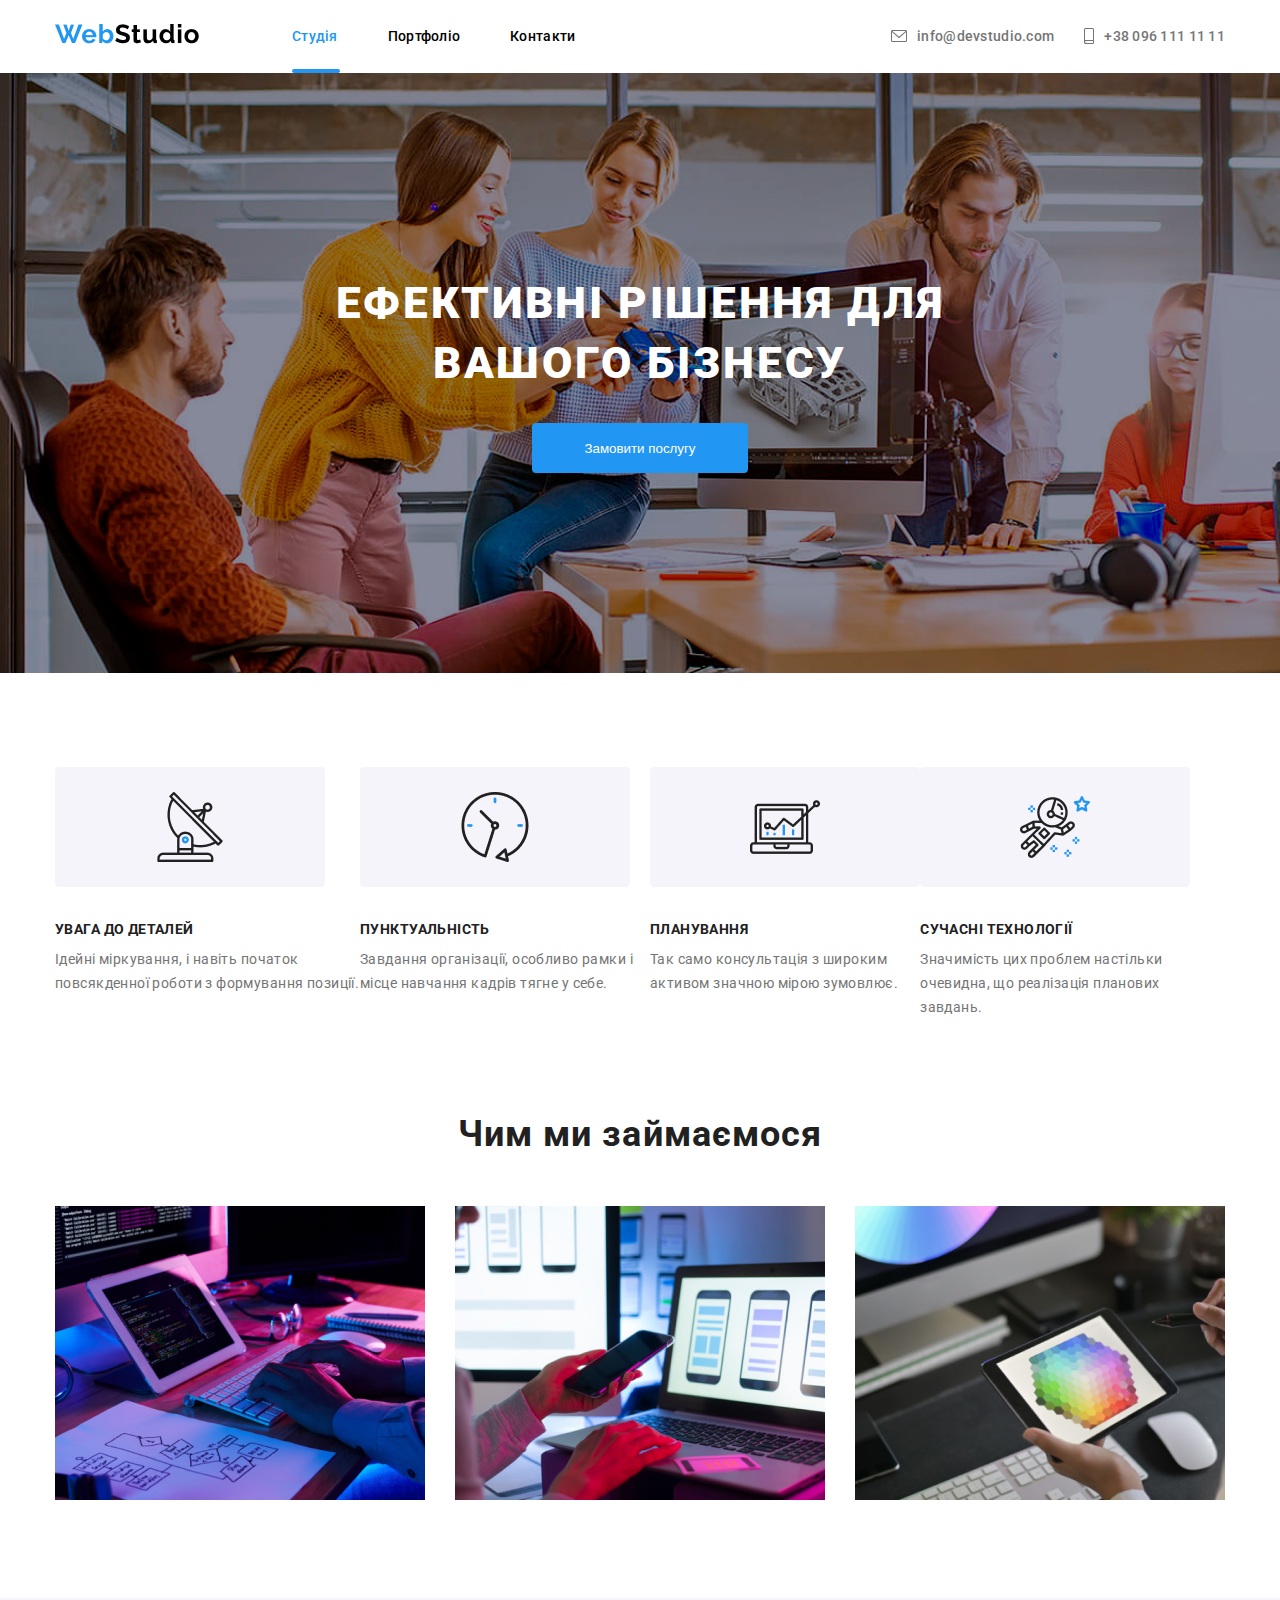
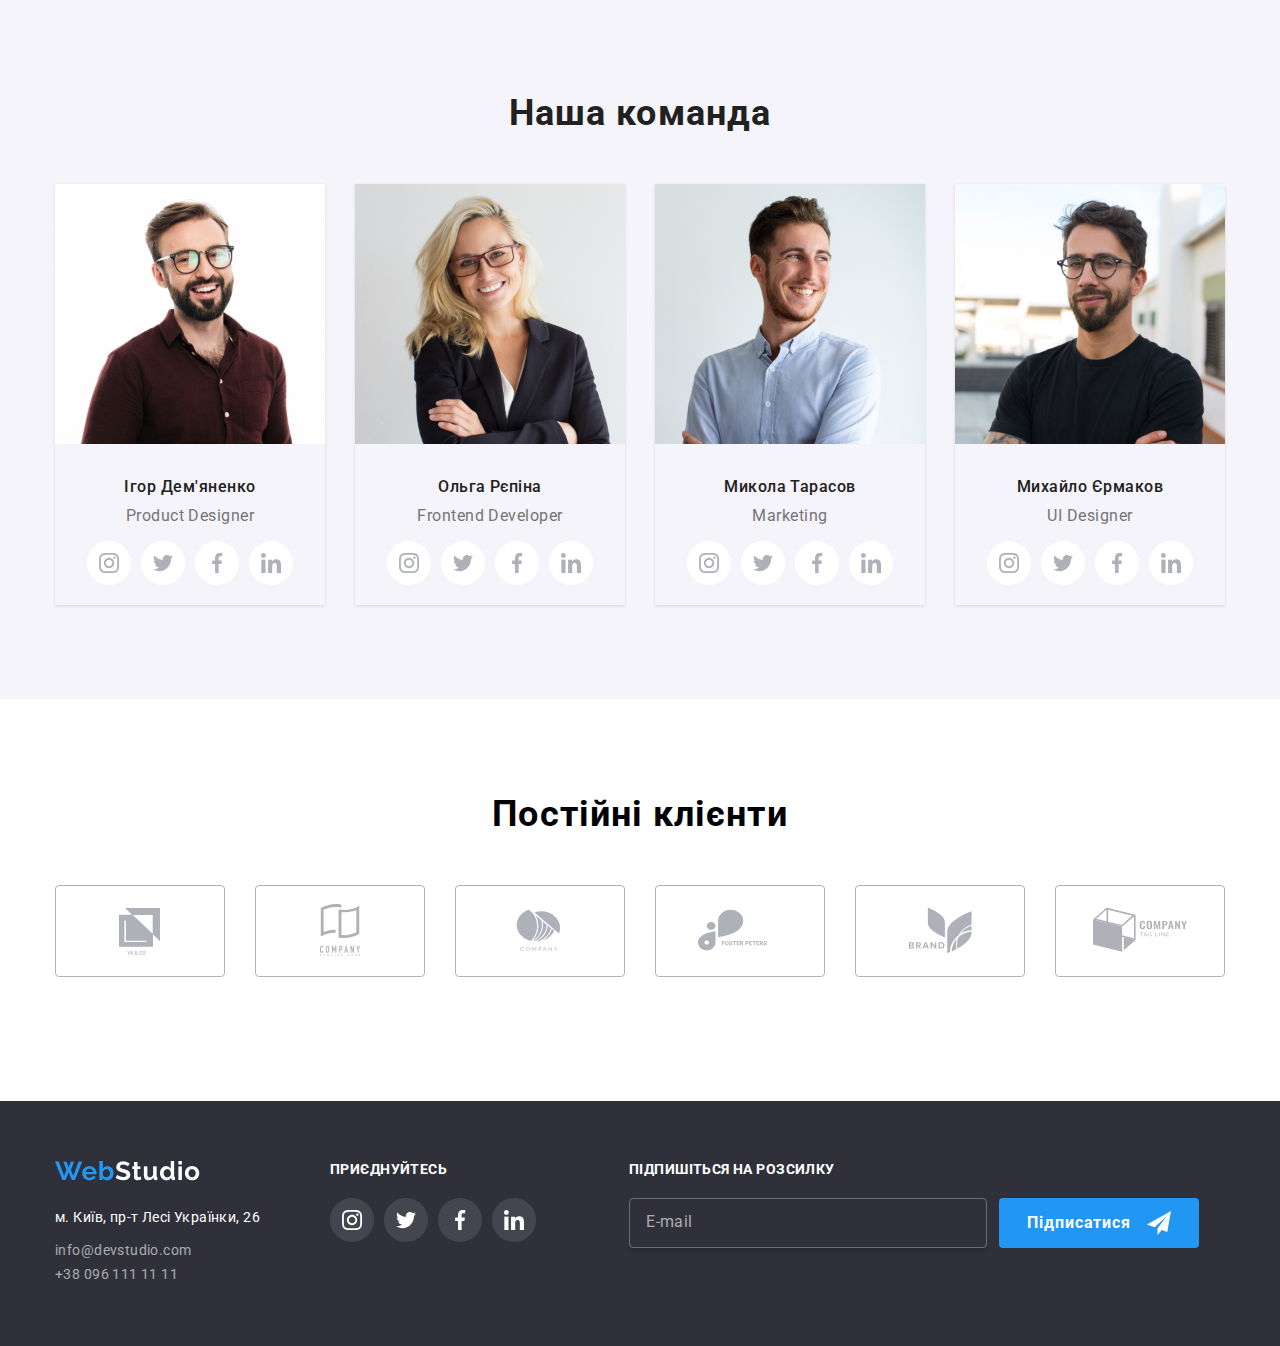
<file: index.html>
<!DOCTYPE html>
<html lang="en">
  <head>
    <meta charset="UTF-8" />
    <meta name="viewport" content="width=device-width, initial-scale=1.0" />
    <title>Головна</title>
    <link rel="stylesheet" href="css/style.css" />
  </head>

  <body>
    <header class="header">
      <div class="header_container">
        <div class="header_left--side">
          <a href="#"
            ><img
              class="header_left--image"
              src="./images/WebStudio.png"
              alt="WebStudio"
          /></a>
          <ul class="header_navigation">
            <li class="header_navigation--items"><a href="#">Студія</a></li>
            <li class="header_navigation--items">
              <a href="./pages/portfolio.html">Портфоліо</a>
            </li>
            <li class="header_navigation--items"><a href="#">Контакти</a></li>
          </ul>
        </div>
        <div class="header_right--side">
          <div class="header_right--side--part">
            <svg
              width="16"
              height="12"
              viewBox="0 0 16 12"
              fill="none"
              xmlns="http://www.w3.org/2000/svg"
            >
              <path
                d="M14.5 0H1.50001C0.672854 0 0 0.672853 0 1.50001V10.5C0 11.3271 0.672854 12 1.50001 12H14.5C15.3271 12 16 11.3271 16 10.5V1.50001C16 0.672853 15.3271 0 14.5 0ZM14.5 0.999994C14.5679 0.999994 14.6325 1.01409 14.6916 1.0387L8 6.83838L1.30833 1.0387C1.36742 1.01412 1.43204 0.999994 1.49998 0.999994H14.5ZM14.5 11H1.50001C1.22414 11 0.999996 10.7759 0.999996 10.5V2.09521L7.67236 7.87792C7.76661 7.95944 7.8833 7.99999 8 7.99999C8.1167 7.99999 8.23339 7.95948 8.32764 7.87792L15 2.09521V10.5C15 10.7759 14.7759 11 14.5 11Z"
                fill="#757575"
              />
            </svg>
            <a class="header_right--link" href="mailto:info@devstudio.com"
              >info@devstudio.com</a
            >
          </div>
          <div class="header_right--side--part">
            <svg
              width="10"
              height="16"
              viewBox="0 0 10 16"
              fill="none"
              xmlns="http://www.w3.org/2000/svg"
            >
              <path
                d="M8.5 0H1.5C0.672848 0 0 0.672848 0 1.5V14.5C0 15.3272 0.672848 16 1.5 16H8.5C9.32715 16 10 15.3272 10 14.5V1.5C10 0.672848 9.32715 0 8.5 0ZM1.5 1H8.5C8.77588 1 9 1.22412 9 1.5V12H1V1.5C1 1.22412 1.22412 1 1.5 1ZM8.5 15H1.5C1.22412 15 1 14.7759 1 14.5V13H9V14.5C9 14.7759 8.77588 15 8.5 15Z"
                fill="#757575"
              />
              <path
                d="M2.35355 13.7389C2.54882 13.9213 2.54882 14.2169 2.35355 14.3992C2.15828 14.5816 1.84172 14.5816 1.64645 14.3992C1.45118 14.2169 1.45118 13.9213 1.64645 13.7389C1.84172 13.5566 2.15828 13.5566 2.35355 13.7389Z"
                fill="#757575"
              />
            </svg>
            <a class="header_right--link" href="tel:+380961111111"
              >+38 096 111 11 11</a
            >
          </div>
        </div>
      </div>
    </header>

    <main class="main">
      <section class="main_first--section">
        <div class="main_container">
          <div class="main_first--content">
            <h1 class="main_first--title">
              Ефективні рішення для вашого бізнесу
            </h1>
            <button class="main_first--btn" data-modal-open>
              Замовити послугу
            </button>
          </div>
        </div>
      </section>
      <section class="main_second--section">
        <div class="main_container">
          <div class="main_second--card">
            <div class="second--img">
              <img src="/images/secondimg1.png" alt="satellite" />
            </div>
            <h6 class="main_second--title">УВАГА ДО ДЕТАЛЕЙ</h6>
            <p class="main_second--text">
              Ідейні міркування, і навіть початок повсякденної роботи з
              формування позиції.
            </p>
          </div>
          <div class="main_second--card">
            <div class="second--img">
              <img src="/images/secondimg2.png" alt="clock" />
            </div>
            <h6 class="main_second--title">ПУНКТУАЛЬНІСТЬ</h6>
            <p class="main_second--text">
              Завдання організації, особливо рамки і місце навчання кадрів тягне
              у себе.
            </p>
          </div>
          <div class="main_second--card">
            <div class="second--img">
              <img src="/images/secondimg3.png" alt="computer" />
            </div>
            <h6 class="main_second--title">ПЛАНУВАННЯ</h6>
            <p class="main_second--text">
              Так само консультація з широким активом значною мірою зумовлює.
            </p>
          </div>
          <div class="main_second--card">
            <div class="second--img">
              <img src="/images/secondimg4.png" alt="cosmonaut" />
            </div>
            <h6 class="main_second--title">СУЧАСНІ ТЕХНОЛОГІЇ</h6>
            <p class="main_second--text">
              Значимість цих проблем настільки очевидна, що реалізація планових
              завдань.
            </p>
          </div>
        </div>
      </section>
      <section class="main_third--section">
        <div class="main_container">
          <h3 class="main_third--title">Чим ми займаємося</h3>
          <div class="main_third--images">
            <div><img src="/images/img (1).png" alt="computer" /></div>
            <div><img src="/images/img(2).png" alt="telefon" /></div>
            <div><img src="/images/img (3).png" alt="tablet" /></div>
          </div>
        </div>
      </section>
      <section class="main_fourth--section">
        <div class="main_container">
          <div class="main_title--div">
            <h3 class="main_fourth--title">Наша команда</h3>
          </div>
          <div class="main_fourth--cards">
            <div class="card">
              <img src="/images/img.jpg" alt="card1" />
              <h6 class="card_title">Ігор Дем'яненко</h6>
              <p class="card_text">Product Designer</p>
              <div class="card_socials">
                <svg
                  width="44"
                  height="44"
                  viewBox="0 0 44 44"
                  fill="none"
                  xmlns="http://www.w3.org/2000/svg"
                >
                  <path
                    d="M44 21.9999C44 28.0751 41.5376 33.5751 37.5564 37.5563C33.5751 41.5375 28.0751 43.9999 22 43.9999C15.9249 43.9999 10.4249 41.5375 6.44365 37.5563C2.46243 33.5751 0 28.0751 0 21.9999C0 15.9248 2.46243 10.4248 6.44365 6.44359C10.4249 2.46237 15.9249 -6.10352e-05 22 -6.10352e-05C28.0751 -6.10352e-05 33.5751 2.46237 37.5564 6.44359C41.5376 10.4248 44 15.9248 44 21.9999Z"
                    fill="white"
                  />
                  <g clip-path="url(#clip0_11_3173)">
                    <path
                      d="M31.9804 17.8801C31.9336 16.8174 31.7617 16.0868 31.5156 15.4537C31.2616 14.7818 30.8709 14.1801 30.359 13.68C29.8589 13.1721 29.2533 12.7774 28.5891 12.5274C27.9524 12.2813 27.2256 12.1094 26.163 12.0626C25.0924 12.0118 24.7525 12 22.0371 12C19.3217 12 18.9818 12.0118 17.9152 12.0586C16.8525 12.1055 16.1219 12.2775 15.489 12.5235C14.8169 12.7774 14.2153 13.1681 13.7152 13.68C13.2073 14.1801 12.8127 14.7857 12.5626 15.4499C12.3164 16.0868 12.1446 16.8134 12.0977 17.8761C12.0469 18.9467 12.0352 19.2866 12.0352 22.002C12.0352 24.7173 12.0469 25.0572 12.0938 26.1239C12.1406 27.1865 12.3126 27.9171 12.5588 28.5502C12.8127 29.2221 13.2073 29.8238 13.7152 30.3239C14.2153 30.8318 14.8209 31.2265 15.4851 31.4765C16.1219 31.7226 16.8486 31.8945 17.9114 31.9413C18.9779 31.9883 19.3179 31.9999 22.0333 31.9999C24.7487 31.9999 25.0885 31.9883 26.1552 31.9413C27.2179 31.8945 27.9484 31.7226 28.5813 31.4765C29.9254 30.9568 30.9881 29.8941 31.5078 28.5502C31.7538 27.9133 31.9258 27.1865 31.9727 26.1239C32.0195 25.0572 32.0313 24.7173 32.0313 22.002C32.0313 19.2866 32.0273 18.9467 31.9804 17.8801ZM30.1794 26.0457C30.1364 27.0225 29.9723 27.5499 29.8356 27.9015C29.4995 28.7728 28.808 29.4643 27.9367 29.8004C27.5851 29.9372 27.0538 30.1012 26.0809 30.1441C25.026 30.1911 24.7096 30.2027 22.0411 30.2027C19.3726 30.2027 19.0522 30.1911 18.0011 30.1441C17.0244 30.1012 16.4969 29.9372 16.1453 29.8004C15.7117 29.6402 15.317 29.3862 14.9967 29.0541C14.6646 28.7298 14.4106 28.3391 14.2504 27.9055C14.1137 27.5539 13.9496 27.0225 13.9067 26.0497C13.8597 24.9948 13.8481 24.6783 13.8481 22.0097C13.8481 19.3412 13.8597 19.0209 13.9067 17.9699C13.9496 16.9932 14.1137 16.4657 14.2504 16.1141C14.4106 15.6804 14.6646 15.2859 15.0007 14.9654C15.3248 14.6333 15.7155 14.3793 16.1493 14.2192C16.5009 14.0825 17.0323 13.9184 18.0051 13.8754C19.06 13.8285 19.3765 13.8168 22.0449 13.8168C24.7174 13.8168 25.0337 13.8285 26.0848 13.8754C27.0616 13.9184 27.589 14.0825 27.9407 14.2192C28.3742 14.3793 28.7689 14.6333 29.0893 14.9654C29.4213 15.2897 29.6753 15.6804 29.8356 16.1141C29.9723 16.4657 30.1364 16.997 30.1794 17.9699C30.2263 19.0248 30.238 19.3412 30.238 22.0097C30.238 24.6783 30.2263 24.9908 30.1794 26.0457Z"
                      fill="#AFB1B8"
                    />
                    <path
                      d="M22.0371 16.8642C19.2007 16.8642 16.8994 19.1654 16.8994 22.0019C16.8994 24.8385 19.2007 27.1396 22.0371 27.1396C24.8737 27.1396 27.1749 24.8385 27.1749 22.0019C27.1749 19.1654 24.8737 16.8642 22.0371 16.8642ZM22.0371 25.3346C20.197 25.3346 18.7044 23.8422 18.7044 22.0019C18.7044 20.1617 20.197 18.6692 22.0371 18.6692C23.8774 18.6692 25.3698 20.1617 25.3698 22.0019C25.3698 23.8422 23.8774 25.3346 22.0371 25.3346Z"
                      fill="#AFB1B8"
                    />
                    <path
                      d="M28.5775 16.6611C28.5775 17.3235 28.0404 17.8605 27.3779 17.8605C26.7155 17.8605 26.1785 17.3235 26.1785 16.6611C26.1785 15.9986 26.7155 15.4617 27.3779 15.4617C28.0404 15.4617 28.5775 15.9986 28.5775 16.6611Z"
                      fill="#AFB1B8"
                    />
                  </g>
                  <defs>
                    <clipPath id="clip0_11_3173">
                      <rect
                        width="20"
                        height="20"
                        fill="white"
                        transform="translate(12 12)"
                      />
                    </clipPath>
                  </defs>
                </svg>
                <svg
                  width="44"
                  height="44"
                  viewBox="0 0 44 44"
                  fill="none"
                  xmlns="http://www.w3.org/2000/svg"
                >
                  <path
                    d="M44 21.9999C44 28.0751 41.5376 33.5751 37.5564 37.5563C33.5751 41.5375 28.0751 43.9999 22 43.9999C15.9249 43.9999 10.4249 41.5375 6.44365 37.5563C2.46243 33.5751 0 28.0751 0 21.9999C0 15.9248 2.46243 10.4248 6.44365 6.44359C10.4249 2.46237 15.9249 -6.10352e-05 22 -6.10352e-05C28.0751 -6.10352e-05 33.5751 2.46237 37.5564 6.44359C41.5376 10.4248 44 15.9248 44 21.9999Z"
                    fill="white"
                  />
                  <g clip-path="url(#clip0_11_3139)">
                    <path
                      d="M32 15.7988C31.2563 16.125 30.4637 16.3412 29.6375 16.4462C30.4875 15.9388 31.1363 15.1412 31.4412 14.18C30.6488 14.6525 29.7738 14.9863 28.8412 15.1725C28.0887 14.3713 27.0162 13.875 25.8462 13.875C23.5763 13.875 21.7487 15.7175 21.7487 17.9763C21.7487 18.3012 21.7762 18.6137 21.8438 18.9112C18.435 18.745 15.4188 17.1113 13.3925 14.6225C13.0387 15.2363 12.8313 15.9388 12.8313 16.695C12.8313 18.115 13.5625 19.3737 14.6525 20.1025C13.9937 20.09 13.3475 19.8988 12.8 19.5975C12.8 19.61 12.8 19.6262 12.8 19.6425C12.8 21.635 14.2212 23.29 16.085 23.6712C15.7512 23.7625 15.3875 23.8062 15.01 23.8062C14.7475 23.8062 14.4825 23.7913 14.2337 23.7362C14.765 25.36 16.2725 26.5538 18.065 26.5925C16.67 27.6838 14.8988 28.3412 12.9813 28.3412C12.645 28.3412 12.3225 28.3263 12 28.285C13.8162 29.4563 15.9688 30.125 18.29 30.125C25.835 30.125 29.96 23.875 29.96 18.4575C29.96 18.2762 29.9538 18.1013 29.945 17.9275C30.7588 17.35 31.4425 16.6288 32 15.7988Z"
                      fill="#AFB1B8"
                    />
                  </g>
                  <defs>
                    <clipPath id="clip0_11_3139">
                      <rect
                        width="20"
                        height="20"
                        fill="white"
                        transform="translate(12 12)"
                      />
                    </clipPath>
                  </defs>
                </svg>
                <svg
                  width="44"
                  height="44"
                  viewBox="0 0 44 44"
                  fill="none"
                  xmlns="http://www.w3.org/2000/svg"
                >
                  <path
                    d="M44 21.9999C44 28.0751 41.5376 33.5751 37.5564 37.5563C33.5751 41.5375 28.0751 43.9999 22 43.9999C15.9249 43.9999 10.4249 41.5375 6.44365 37.5563C2.46243 33.5751 0 28.0751 0 21.9999C0 15.9248 2.46243 10.4248 6.44365 6.44359C10.4249 2.46237 15.9249 -6.10352e-05 22 -6.10352e-05C28.0751 -6.10352e-05 33.5751 2.46237 37.5564 6.44359C41.5376 10.4248 44 15.9248 44 21.9999Z"
                    fill="white"
                  />
                  <g clip-path="url(#clip0_11_3135)">
                    <path
                      d="M25.3309 15.3208H27.1567V12.1408C26.8417 12.0975 25.7584 12 24.4967 12C21.8642 12 20.0609 13.6558 20.0609 16.6992V19.5H17.1559V23.055H20.0609V32H23.6226V23.0558H26.4101L26.8526 19.5008H23.6217V17.0517C23.6226 16.0242 23.8992 15.3208 25.3309 15.3208Z"
                      fill="#AFB1B8"
                    />
                  </g>
                  <defs>
                    <clipPath id="clip0_11_3135">
                      <rect
                        width="20"
                        height="20"
                        fill="white"
                        transform="translate(12 12)"
                      />
                    </clipPath>
                  </defs>
                </svg>
                <svg
                  width="44"
                  height="44"
                  viewBox="0 0 44 44"
                  fill="none"
                  xmlns="http://www.w3.org/2000/svg"
                >
                  <path
                    d="M44 21.9999C44 28.0751 41.5376 33.5751 37.5564 37.5563C33.5751 41.5375 28.0751 43.9999 22 43.9999C15.9249 43.9999 10.4249 41.5375 6.44365 37.5563C2.46243 33.5751 0 28.0751 0 21.9999C0 15.9248 2.46243 10.4248 6.44365 6.44359C10.4249 2.46237 15.9249 -6.10352e-05 22 -6.10352e-05C28.0751 -6.10352e-05 33.5751 2.46237 37.5564 6.44359C41.5376 10.4248 44 15.9248 44 21.9999Z"
                    fill="white"
                  />
                  <g clip-path="url(#clip0_11_3129)">
                    <path
                      d="M31.9951 32V31.9992H32.0001V24.6642C32.0001 21.0759 31.2276 18.3117 27.0326 18.3117C25.0159 18.3117 23.6626 19.4184 23.1101 20.4675H23.0517V18.6467H19.0742V31.9992H23.2159V25.3875C23.2159 23.6467 23.5459 21.9634 25.7017 21.9634C27.8259 21.9634 27.8576 23.95 27.8576 25.4992V32H31.9951Z"
                      fill="#AFB1B8"
                    />
                    <path
                      d="M12.33 18.6475H16.4766V32H12.33V18.6475Z"
                      fill="#AFB1B8"
                    />
                    <path
                      d="M14.4017 12C13.0758 12 12 13.0758 12 14.4017C12 15.7275 13.0758 16.8258 14.4017 16.8258C15.7275 16.8258 16.8033 15.7275 16.8033 14.4017C16.8025 13.0758 15.7267 12 14.4017 12V12Z"
                      fill="#AFB1B8"
                    />
                  </g>
                  <defs>
                    <clipPath id="clip0_11_3129">
                      <rect
                        width="20"
                        height="20"
                        fill="white"
                        transform="translate(12 12)"
                      />
                    </clipPath>
                  </defs>
                </svg>
              </div>
            </div>
            <div class="card">
              <img src="/images/img (1).jpg" alt="card2" />
              <h6 class="card_title">Ольга Рєпіна</h6>
              <p class="card_text">Frontend Developer</p>
              <div class="card_socials">
                <svg
                  width="44"
                  height="44"
                  viewBox="0 0 44 44"
                  fill="none"
                  xmlns="http://www.w3.org/2000/svg"
                >
                  <path
                    d="M44 21.9999C44 28.0751 41.5376 33.5751 37.5564 37.5563C33.5751 41.5375 28.0751 43.9999 22 43.9999C15.9249 43.9999 10.4249 41.5375 6.44365 37.5563C2.46243 33.5751 0 28.0751 0 21.9999C0 15.9248 2.46243 10.4248 6.44365 6.44359C10.4249 2.46237 15.9249 -6.10352e-05 22 -6.10352e-05C28.0751 -6.10352e-05 33.5751 2.46237 37.5564 6.44359C41.5376 10.4248 44 15.9248 44 21.9999Z"
                    fill="white"
                  />
                  <g clip-path="url(#clip0_11_3173)">
                    <path
                      d="M31.9804 17.8801C31.9336 16.8174 31.7617 16.0868 31.5156 15.4537C31.2616 14.7818 30.8709 14.1801 30.359 13.68C29.8589 13.1721 29.2533 12.7774 28.5891 12.5274C27.9524 12.2813 27.2256 12.1094 26.163 12.0626C25.0924 12.0118 24.7525 12 22.0371 12C19.3217 12 18.9818 12.0118 17.9152 12.0586C16.8525 12.1055 16.1219 12.2775 15.489 12.5235C14.8169 12.7774 14.2153 13.1681 13.7152 13.68C13.2073 14.1801 12.8127 14.7857 12.5626 15.4499C12.3164 16.0868 12.1446 16.8134 12.0977 17.8761C12.0469 18.9467 12.0352 19.2866 12.0352 22.002C12.0352 24.7173 12.0469 25.0572 12.0938 26.1239C12.1406 27.1865 12.3126 27.9171 12.5588 28.5502C12.8127 29.2221 13.2073 29.8238 13.7152 30.3239C14.2153 30.8318 14.8209 31.2265 15.4851 31.4765C16.1219 31.7226 16.8486 31.8945 17.9114 31.9413C18.9779 31.9883 19.3179 31.9999 22.0333 31.9999C24.7487 31.9999 25.0885 31.9883 26.1552 31.9413C27.2179 31.8945 27.9484 31.7226 28.5813 31.4765C29.9254 30.9568 30.9881 29.8941 31.5078 28.5502C31.7538 27.9133 31.9258 27.1865 31.9727 26.1239C32.0195 25.0572 32.0313 24.7173 32.0313 22.002C32.0313 19.2866 32.0273 18.9467 31.9804 17.8801ZM30.1794 26.0457C30.1364 27.0225 29.9723 27.5499 29.8356 27.9015C29.4995 28.7728 28.808 29.4643 27.9367 29.8004C27.5851 29.9372 27.0538 30.1012 26.0809 30.1441C25.026 30.1911 24.7096 30.2027 22.0411 30.2027C19.3726 30.2027 19.0522 30.1911 18.0011 30.1441C17.0244 30.1012 16.4969 29.9372 16.1453 29.8004C15.7117 29.6402 15.317 29.3862 14.9967 29.0541C14.6646 28.7298 14.4106 28.3391 14.2504 27.9055C14.1137 27.5539 13.9496 27.0225 13.9067 26.0497C13.8597 24.9948 13.8481 24.6783 13.8481 22.0097C13.8481 19.3412 13.8597 19.0209 13.9067 17.9699C13.9496 16.9932 14.1137 16.4657 14.2504 16.1141C14.4106 15.6804 14.6646 15.2859 15.0007 14.9654C15.3248 14.6333 15.7155 14.3793 16.1493 14.2192C16.5009 14.0825 17.0323 13.9184 18.0051 13.8754C19.06 13.8285 19.3765 13.8168 22.0449 13.8168C24.7174 13.8168 25.0337 13.8285 26.0848 13.8754C27.0616 13.9184 27.589 14.0825 27.9407 14.2192C28.3742 14.3793 28.7689 14.6333 29.0893 14.9654C29.4213 15.2897 29.6753 15.6804 29.8356 16.1141C29.9723 16.4657 30.1364 16.997 30.1794 17.9699C30.2263 19.0248 30.238 19.3412 30.238 22.0097C30.238 24.6783 30.2263 24.9908 30.1794 26.0457Z"
                      fill="#AFB1B8"
                    />
                    <path
                      d="M22.0371 16.8642C19.2007 16.8642 16.8994 19.1654 16.8994 22.0019C16.8994 24.8385 19.2007 27.1396 22.0371 27.1396C24.8737 27.1396 27.1749 24.8385 27.1749 22.0019C27.1749 19.1654 24.8737 16.8642 22.0371 16.8642ZM22.0371 25.3346C20.197 25.3346 18.7044 23.8422 18.7044 22.0019C18.7044 20.1617 20.197 18.6692 22.0371 18.6692C23.8774 18.6692 25.3698 20.1617 25.3698 22.0019C25.3698 23.8422 23.8774 25.3346 22.0371 25.3346Z"
                      fill="#AFB1B8"
                    />
                    <path
                      d="M28.5775 16.6611C28.5775 17.3235 28.0404 17.8605 27.3779 17.8605C26.7155 17.8605 26.1785 17.3235 26.1785 16.6611C26.1785 15.9986 26.7155 15.4617 27.3779 15.4617C28.0404 15.4617 28.5775 15.9986 28.5775 16.6611Z"
                      fill="#AFB1B8"
                    />
                  </g>
                  <defs>
                    <clipPath id="clip0_11_3173">
                      <rect
                        width="20"
                        height="20"
                        fill="white"
                        transform="translate(12 12)"
                      />
                    </clipPath>
                  </defs>
                </svg>
                <svg
                  width="44"
                  height="44"
                  viewBox="0 0 44 44"
                  fill="none"
                  xmlns="http://www.w3.org/2000/svg"
                >
                  <path
                    d="M44 21.9999C44 28.0751 41.5376 33.5751 37.5564 37.5563C33.5751 41.5375 28.0751 43.9999 22 43.9999C15.9249 43.9999 10.4249 41.5375 6.44365 37.5563C2.46243 33.5751 0 28.0751 0 21.9999C0 15.9248 2.46243 10.4248 6.44365 6.44359C10.4249 2.46237 15.9249 -6.10352e-05 22 -6.10352e-05C28.0751 -6.10352e-05 33.5751 2.46237 37.5564 6.44359C41.5376 10.4248 44 15.9248 44 21.9999Z"
                    fill="white"
                  />
                  <g clip-path="url(#clip0_11_3139)">
                    <path
                      d="M32 15.7988C31.2563 16.125 30.4637 16.3412 29.6375 16.4462C30.4875 15.9388 31.1363 15.1412 31.4412 14.18C30.6488 14.6525 29.7738 14.9863 28.8412 15.1725C28.0887 14.3713 27.0162 13.875 25.8462 13.875C23.5763 13.875 21.7487 15.7175 21.7487 17.9763C21.7487 18.3012 21.7762 18.6137 21.8438 18.9112C18.435 18.745 15.4188 17.1113 13.3925 14.6225C13.0387 15.2363 12.8313 15.9388 12.8313 16.695C12.8313 18.115 13.5625 19.3737 14.6525 20.1025C13.9937 20.09 13.3475 19.8988 12.8 19.5975C12.8 19.61 12.8 19.6262 12.8 19.6425C12.8 21.635 14.2212 23.29 16.085 23.6712C15.7512 23.7625 15.3875 23.8062 15.01 23.8062C14.7475 23.8062 14.4825 23.7913 14.2337 23.7362C14.765 25.36 16.2725 26.5538 18.065 26.5925C16.67 27.6838 14.8988 28.3412 12.9813 28.3412C12.645 28.3412 12.3225 28.3263 12 28.285C13.8162 29.4563 15.9688 30.125 18.29 30.125C25.835 30.125 29.96 23.875 29.96 18.4575C29.96 18.2762 29.9538 18.1013 29.945 17.9275C30.7588 17.35 31.4425 16.6288 32 15.7988Z"
                      fill="#AFB1B8"
                    />
                  </g>
                  <defs>
                    <clipPath id="clip0_11_3139">
                      <rect
                        width="20"
                        height="20"
                        fill="white"
                        transform="translate(12 12)"
                      />
                    </clipPath>
                  </defs>
                </svg>
                <svg
                  width="44"
                  height="44"
                  viewBox="0 0 44 44"
                  fill="none"
                  xmlns="http://www.w3.org/2000/svg"
                >
                  <path
                    d="M44 21.9999C44 28.0751 41.5376 33.5751 37.5564 37.5563C33.5751 41.5375 28.0751 43.9999 22 43.9999C15.9249 43.9999 10.4249 41.5375 6.44365 37.5563C2.46243 33.5751 0 28.0751 0 21.9999C0 15.9248 2.46243 10.4248 6.44365 6.44359C10.4249 2.46237 15.9249 -6.10352e-05 22 -6.10352e-05C28.0751 -6.10352e-05 33.5751 2.46237 37.5564 6.44359C41.5376 10.4248 44 15.9248 44 21.9999Z"
                    fill="white"
                  />
                  <g clip-path="url(#clip0_11_3135)">
                    <path
                      d="M25.3309 15.3208H27.1567V12.1408C26.8417 12.0975 25.7584 12 24.4967 12C21.8642 12 20.0609 13.6558 20.0609 16.6992V19.5H17.1559V23.055H20.0609V32H23.6226V23.0558H26.4101L26.8526 19.5008H23.6217V17.0517C23.6226 16.0242 23.8992 15.3208 25.3309 15.3208Z"
                      fill="#AFB1B8"
                    />
                  </g>
                  <defs>
                    <clipPath id="clip0_11_3135">
                      <rect
                        width="20"
                        height="20"
                        fill="white"
                        transform="translate(12 12)"
                      />
                    </clipPath>
                  </defs>
                </svg>
                <svg
                  width="44"
                  height="44"
                  viewBox="0 0 44 44"
                  fill="none"
                  xmlns="http://www.w3.org/2000/svg"
                >
                  <path
                    d="M44 21.9999C44 28.0751 41.5376 33.5751 37.5564 37.5563C33.5751 41.5375 28.0751 43.9999 22 43.9999C15.9249 43.9999 10.4249 41.5375 6.44365 37.5563C2.46243 33.5751 0 28.0751 0 21.9999C0 15.9248 2.46243 10.4248 6.44365 6.44359C10.4249 2.46237 15.9249 -6.10352e-05 22 -6.10352e-05C28.0751 -6.10352e-05 33.5751 2.46237 37.5564 6.44359C41.5376 10.4248 44 15.9248 44 21.9999Z"
                    fill="white"
                  />
                  <g clip-path="url(#clip0_11_3129)">
                    <path
                      d="M31.9951 32V31.9992H32.0001V24.6642C32.0001 21.0759 31.2276 18.3117 27.0326 18.3117C25.0159 18.3117 23.6626 19.4184 23.1101 20.4675H23.0517V18.6467H19.0742V31.9992H23.2159V25.3875C23.2159 23.6467 23.5459 21.9634 25.7017 21.9634C27.8259 21.9634 27.8576 23.95 27.8576 25.4992V32H31.9951Z"
                      fill="#AFB1B8"
                    />
                    <path
                      d="M12.33 18.6475H16.4766V32H12.33V18.6475Z"
                      fill="#AFB1B8"
                    />
                    <path
                      d="M14.4017 12C13.0758 12 12 13.0758 12 14.4017C12 15.7275 13.0758 16.8258 14.4017 16.8258C15.7275 16.8258 16.8033 15.7275 16.8033 14.4017C16.8025 13.0758 15.7267 12 14.4017 12V12Z"
                      fill="#AFB1B8"
                    />
                  </g>
                  <defs>
                    <clipPath id="clip0_11_3129">
                      <rect
                        width="20"
                        height="20"
                        fill="white"
                        transform="translate(12 12)"
                      />
                    </clipPath>
                  </defs>
                </svg>
              </div>
            </div>
            <div class="card">
              <img src="/images/img (2).jpg" alt="card3" />
              <h6 class="card_title">Микола Тарасов</h6>
              <p class="card_text">Marketing</p>
              <div class="card_socials">
                <svg
                  width="44"
                  height="44"
                  viewBox="0 0 44 44"
                  fill="none"
                  xmlns="http://www.w3.org/2000/svg"
                >
                  <path
                    d="M44 21.9999C44 28.0751 41.5376 33.5751 37.5564 37.5563C33.5751 41.5375 28.0751 43.9999 22 43.9999C15.9249 43.9999 10.4249 41.5375 6.44365 37.5563C2.46243 33.5751 0 28.0751 0 21.9999C0 15.9248 2.46243 10.4248 6.44365 6.44359C10.4249 2.46237 15.9249 -6.10352e-05 22 -6.10352e-05C28.0751 -6.10352e-05 33.5751 2.46237 37.5564 6.44359C41.5376 10.4248 44 15.9248 44 21.9999Z"
                    fill="white"
                  />
                  <g clip-path="url(#clip0_11_3173)">
                    <path
                      d="M31.9804 17.8801C31.9336 16.8174 31.7617 16.0868 31.5156 15.4537C31.2616 14.7818 30.8709 14.1801 30.359 13.68C29.8589 13.1721 29.2533 12.7774 28.5891 12.5274C27.9524 12.2813 27.2256 12.1094 26.163 12.0626C25.0924 12.0118 24.7525 12 22.0371 12C19.3217 12 18.9818 12.0118 17.9152 12.0586C16.8525 12.1055 16.1219 12.2775 15.489 12.5235C14.8169 12.7774 14.2153 13.1681 13.7152 13.68C13.2073 14.1801 12.8127 14.7857 12.5626 15.4499C12.3164 16.0868 12.1446 16.8134 12.0977 17.8761C12.0469 18.9467 12.0352 19.2866 12.0352 22.002C12.0352 24.7173 12.0469 25.0572 12.0938 26.1239C12.1406 27.1865 12.3126 27.9171 12.5588 28.5502C12.8127 29.2221 13.2073 29.8238 13.7152 30.3239C14.2153 30.8318 14.8209 31.2265 15.4851 31.4765C16.1219 31.7226 16.8486 31.8945 17.9114 31.9413C18.9779 31.9883 19.3179 31.9999 22.0333 31.9999C24.7487 31.9999 25.0885 31.9883 26.1552 31.9413C27.2179 31.8945 27.9484 31.7226 28.5813 31.4765C29.9254 30.9568 30.9881 29.8941 31.5078 28.5502C31.7538 27.9133 31.9258 27.1865 31.9727 26.1239C32.0195 25.0572 32.0313 24.7173 32.0313 22.002C32.0313 19.2866 32.0273 18.9467 31.9804 17.8801ZM30.1794 26.0457C30.1364 27.0225 29.9723 27.5499 29.8356 27.9015C29.4995 28.7728 28.808 29.4643 27.9367 29.8004C27.5851 29.9372 27.0538 30.1012 26.0809 30.1441C25.026 30.1911 24.7096 30.2027 22.0411 30.2027C19.3726 30.2027 19.0522 30.1911 18.0011 30.1441C17.0244 30.1012 16.4969 29.9372 16.1453 29.8004C15.7117 29.6402 15.317 29.3862 14.9967 29.0541C14.6646 28.7298 14.4106 28.3391 14.2504 27.9055C14.1137 27.5539 13.9496 27.0225 13.9067 26.0497C13.8597 24.9948 13.8481 24.6783 13.8481 22.0097C13.8481 19.3412 13.8597 19.0209 13.9067 17.9699C13.9496 16.9932 14.1137 16.4657 14.2504 16.1141C14.4106 15.6804 14.6646 15.2859 15.0007 14.9654C15.3248 14.6333 15.7155 14.3793 16.1493 14.2192C16.5009 14.0825 17.0323 13.9184 18.0051 13.8754C19.06 13.8285 19.3765 13.8168 22.0449 13.8168C24.7174 13.8168 25.0337 13.8285 26.0848 13.8754C27.0616 13.9184 27.589 14.0825 27.9407 14.2192C28.3742 14.3793 28.7689 14.6333 29.0893 14.9654C29.4213 15.2897 29.6753 15.6804 29.8356 16.1141C29.9723 16.4657 30.1364 16.997 30.1794 17.9699C30.2263 19.0248 30.238 19.3412 30.238 22.0097C30.238 24.6783 30.2263 24.9908 30.1794 26.0457Z"
                      fill="#AFB1B8"
                    />
                    <path
                      d="M22.0371 16.8642C19.2007 16.8642 16.8994 19.1654 16.8994 22.0019C16.8994 24.8385 19.2007 27.1396 22.0371 27.1396C24.8737 27.1396 27.1749 24.8385 27.1749 22.0019C27.1749 19.1654 24.8737 16.8642 22.0371 16.8642ZM22.0371 25.3346C20.197 25.3346 18.7044 23.8422 18.7044 22.0019C18.7044 20.1617 20.197 18.6692 22.0371 18.6692C23.8774 18.6692 25.3698 20.1617 25.3698 22.0019C25.3698 23.8422 23.8774 25.3346 22.0371 25.3346Z"
                      fill="#AFB1B8"
                    />
                    <path
                      d="M28.5775 16.6611C28.5775 17.3235 28.0404 17.8605 27.3779 17.8605C26.7155 17.8605 26.1785 17.3235 26.1785 16.6611C26.1785 15.9986 26.7155 15.4617 27.3779 15.4617C28.0404 15.4617 28.5775 15.9986 28.5775 16.6611Z"
                      fill="#AFB1B8"
                    />
                  </g>
                  <defs>
                    <clipPath id="clip0_11_3173">
                      <rect
                        width="20"
                        height="20"
                        fill="white"
                        transform="translate(12 12)"
                      />
                    </clipPath>
                  </defs>
                </svg>
                <svg
                  width="44"
                  height="44"
                  viewBox="0 0 44 44"
                  fill="none"
                  xmlns="http://www.w3.org/2000/svg"
                >
                  <path
                    d="M44 21.9999C44 28.0751 41.5376 33.5751 37.5564 37.5563C33.5751 41.5375 28.0751 43.9999 22 43.9999C15.9249 43.9999 10.4249 41.5375 6.44365 37.5563C2.46243 33.5751 0 28.0751 0 21.9999C0 15.9248 2.46243 10.4248 6.44365 6.44359C10.4249 2.46237 15.9249 -6.10352e-05 22 -6.10352e-05C28.0751 -6.10352e-05 33.5751 2.46237 37.5564 6.44359C41.5376 10.4248 44 15.9248 44 21.9999Z"
                    fill="white"
                  />
                  <g clip-path="url(#clip0_11_3139)">
                    <path
                      d="M32 15.7988C31.2563 16.125 30.4637 16.3412 29.6375 16.4462C30.4875 15.9388 31.1363 15.1412 31.4412 14.18C30.6488 14.6525 29.7738 14.9863 28.8412 15.1725C28.0887 14.3713 27.0162 13.875 25.8462 13.875C23.5763 13.875 21.7487 15.7175 21.7487 17.9763C21.7487 18.3012 21.7762 18.6137 21.8438 18.9112C18.435 18.745 15.4188 17.1113 13.3925 14.6225C13.0387 15.2363 12.8313 15.9388 12.8313 16.695C12.8313 18.115 13.5625 19.3737 14.6525 20.1025C13.9937 20.09 13.3475 19.8988 12.8 19.5975C12.8 19.61 12.8 19.6262 12.8 19.6425C12.8 21.635 14.2212 23.29 16.085 23.6712C15.7512 23.7625 15.3875 23.8062 15.01 23.8062C14.7475 23.8062 14.4825 23.7913 14.2337 23.7362C14.765 25.36 16.2725 26.5538 18.065 26.5925C16.67 27.6838 14.8988 28.3412 12.9813 28.3412C12.645 28.3412 12.3225 28.3263 12 28.285C13.8162 29.4563 15.9688 30.125 18.29 30.125C25.835 30.125 29.96 23.875 29.96 18.4575C29.96 18.2762 29.9538 18.1013 29.945 17.9275C30.7588 17.35 31.4425 16.6288 32 15.7988Z"
                      fill="#AFB1B8"
                    />
                  </g>
                  <defs>
                    <clipPath id="clip0_11_3139">
                      <rect
                        width="20"
                        height="20"
                        fill="white"
                        transform="translate(12 12)"
                      />
                    </clipPath>
                  </defs>
                </svg>
                <svg
                  width="44"
                  height="44"
                  viewBox="0 0 44 44"
                  fill="none"
                  xmlns="http://www.w3.org/2000/svg"
                >
                  <path
                    d="M44 21.9999C44 28.0751 41.5376 33.5751 37.5564 37.5563C33.5751 41.5375 28.0751 43.9999 22 43.9999C15.9249 43.9999 10.4249 41.5375 6.44365 37.5563C2.46243 33.5751 0 28.0751 0 21.9999C0 15.9248 2.46243 10.4248 6.44365 6.44359C10.4249 2.46237 15.9249 -6.10352e-05 22 -6.10352e-05C28.0751 -6.10352e-05 33.5751 2.46237 37.5564 6.44359C41.5376 10.4248 44 15.9248 44 21.9999Z"
                    fill="white"
                  />
                  <g clip-path="url(#clip0_11_3135)">
                    <path
                      d="M25.3309 15.3208H27.1567V12.1408C26.8417 12.0975 25.7584 12 24.4967 12C21.8642 12 20.0609 13.6558 20.0609 16.6992V19.5H17.1559V23.055H20.0609V32H23.6226V23.0558H26.4101L26.8526 19.5008H23.6217V17.0517C23.6226 16.0242 23.8992 15.3208 25.3309 15.3208Z"
                      fill="#AFB1B8"
                    />
                  </g>
                  <defs>
                    <clipPath id="clip0_11_3135">
                      <rect
                        width="20"
                        height="20"
                        fill="white"
                        transform="translate(12 12)"
                      />
                    </clipPath>
                  </defs>
                </svg>
                <svg
                  width="44"
                  height="44"
                  viewBox="0 0 44 44"
                  fill="none"
                  xmlns="http://www.w3.org/2000/svg"
                >
                  <path
                    d="M44 21.9999C44 28.0751 41.5376 33.5751 37.5564 37.5563C33.5751 41.5375 28.0751 43.9999 22 43.9999C15.9249 43.9999 10.4249 41.5375 6.44365 37.5563C2.46243 33.5751 0 28.0751 0 21.9999C0 15.9248 2.46243 10.4248 6.44365 6.44359C10.4249 2.46237 15.9249 -6.10352e-05 22 -6.10352e-05C28.0751 -6.10352e-05 33.5751 2.46237 37.5564 6.44359C41.5376 10.4248 44 15.9248 44 21.9999Z"
                    fill="white"
                  />
                  <g clip-path="url(#clip0_11_3129)">
                    <path
                      d="M31.9951 32V31.9992H32.0001V24.6642C32.0001 21.0759 31.2276 18.3117 27.0326 18.3117C25.0159 18.3117 23.6626 19.4184 23.1101 20.4675H23.0517V18.6467H19.0742V31.9992H23.2159V25.3875C23.2159 23.6467 23.5459 21.9634 25.7017 21.9634C27.8259 21.9634 27.8576 23.95 27.8576 25.4992V32H31.9951Z"
                      fill="#AFB1B8"
                    />
                    <path
                      d="M12.33 18.6475H16.4766V32H12.33V18.6475Z"
                      fill="#AFB1B8"
                    />
                    <path
                      d="M14.4017 12C13.0758 12 12 13.0758 12 14.4017C12 15.7275 13.0758 16.8258 14.4017 16.8258C15.7275 16.8258 16.8033 15.7275 16.8033 14.4017C16.8025 13.0758 15.7267 12 14.4017 12V12Z"
                      fill="#AFB1B8"
                    />
                  </g>
                  <defs>
                    <clipPath id="clip0_11_3129">
                      <rect
                        width="20"
                        height="20"
                        fill="white"
                        transform="translate(12 12)"
                      />
                    </clipPath>
                  </defs>
                </svg>
              </div>
            </div>
            <div class="card">
              <img src="/images/img (3).jpg" alt="card4" />
              <h6 class="card_title">Михайло Єрмаков</h6>
              <p class="card_text">UI Designer</p>
              <div class="card_socials">
                <svg
                  width="44"
                  height="44"
                  viewBox="0 0 44 44"
                  fill="none"
                  xmlns="http://www.w3.org/2000/svg"
                >
                  <path
                    d="M44 21.9999C44 28.0751 41.5376 33.5751 37.5564 37.5563C33.5751 41.5375 28.0751 43.9999 22 43.9999C15.9249 43.9999 10.4249 41.5375 6.44365 37.5563C2.46243 33.5751 0 28.0751 0 21.9999C0 15.9248 2.46243 10.4248 6.44365 6.44359C10.4249 2.46237 15.9249 -6.10352e-05 22 -6.10352e-05C28.0751 -6.10352e-05 33.5751 2.46237 37.5564 6.44359C41.5376 10.4248 44 15.9248 44 21.9999Z"
                    fill="white"
                  />
                  <g clip-path="url(#clip0_11_3173)">
                    <path
                      d="M31.9804 17.8801C31.9336 16.8174 31.7617 16.0868 31.5156 15.4537C31.2616 14.7818 30.8709 14.1801 30.359 13.68C29.8589 13.1721 29.2533 12.7774 28.5891 12.5274C27.9524 12.2813 27.2256 12.1094 26.163 12.0626C25.0924 12.0118 24.7525 12 22.0371 12C19.3217 12 18.9818 12.0118 17.9152 12.0586C16.8525 12.1055 16.1219 12.2775 15.489 12.5235C14.8169 12.7774 14.2153 13.1681 13.7152 13.68C13.2073 14.1801 12.8127 14.7857 12.5626 15.4499C12.3164 16.0868 12.1446 16.8134 12.0977 17.8761C12.0469 18.9467 12.0352 19.2866 12.0352 22.002C12.0352 24.7173 12.0469 25.0572 12.0938 26.1239C12.1406 27.1865 12.3126 27.9171 12.5588 28.5502C12.8127 29.2221 13.2073 29.8238 13.7152 30.3239C14.2153 30.8318 14.8209 31.2265 15.4851 31.4765C16.1219 31.7226 16.8486 31.8945 17.9114 31.9413C18.9779 31.9883 19.3179 31.9999 22.0333 31.9999C24.7487 31.9999 25.0885 31.9883 26.1552 31.9413C27.2179 31.8945 27.9484 31.7226 28.5813 31.4765C29.9254 30.9568 30.9881 29.8941 31.5078 28.5502C31.7538 27.9133 31.9258 27.1865 31.9727 26.1239C32.0195 25.0572 32.0313 24.7173 32.0313 22.002C32.0313 19.2866 32.0273 18.9467 31.9804 17.8801ZM30.1794 26.0457C30.1364 27.0225 29.9723 27.5499 29.8356 27.9015C29.4995 28.7728 28.808 29.4643 27.9367 29.8004C27.5851 29.9372 27.0538 30.1012 26.0809 30.1441C25.026 30.1911 24.7096 30.2027 22.0411 30.2027C19.3726 30.2027 19.0522 30.1911 18.0011 30.1441C17.0244 30.1012 16.4969 29.9372 16.1453 29.8004C15.7117 29.6402 15.317 29.3862 14.9967 29.0541C14.6646 28.7298 14.4106 28.3391 14.2504 27.9055C14.1137 27.5539 13.9496 27.0225 13.9067 26.0497C13.8597 24.9948 13.8481 24.6783 13.8481 22.0097C13.8481 19.3412 13.8597 19.0209 13.9067 17.9699C13.9496 16.9932 14.1137 16.4657 14.2504 16.1141C14.4106 15.6804 14.6646 15.2859 15.0007 14.9654C15.3248 14.6333 15.7155 14.3793 16.1493 14.2192C16.5009 14.0825 17.0323 13.9184 18.0051 13.8754C19.06 13.8285 19.3765 13.8168 22.0449 13.8168C24.7174 13.8168 25.0337 13.8285 26.0848 13.8754C27.0616 13.9184 27.589 14.0825 27.9407 14.2192C28.3742 14.3793 28.7689 14.6333 29.0893 14.9654C29.4213 15.2897 29.6753 15.6804 29.8356 16.1141C29.9723 16.4657 30.1364 16.997 30.1794 17.9699C30.2263 19.0248 30.238 19.3412 30.238 22.0097C30.238 24.6783 30.2263 24.9908 30.1794 26.0457Z"
                      fill="#AFB1B8"
                    />
                    <path
                      d="M22.0371 16.8642C19.2007 16.8642 16.8994 19.1654 16.8994 22.0019C16.8994 24.8385 19.2007 27.1396 22.0371 27.1396C24.8737 27.1396 27.1749 24.8385 27.1749 22.0019C27.1749 19.1654 24.8737 16.8642 22.0371 16.8642ZM22.0371 25.3346C20.197 25.3346 18.7044 23.8422 18.7044 22.0019C18.7044 20.1617 20.197 18.6692 22.0371 18.6692C23.8774 18.6692 25.3698 20.1617 25.3698 22.0019C25.3698 23.8422 23.8774 25.3346 22.0371 25.3346Z"
                      fill="#AFB1B8"
                    />
                    <path
                      d="M28.5775 16.6611C28.5775 17.3235 28.0404 17.8605 27.3779 17.8605C26.7155 17.8605 26.1785 17.3235 26.1785 16.6611C26.1785 15.9986 26.7155 15.4617 27.3779 15.4617C28.0404 15.4617 28.5775 15.9986 28.5775 16.6611Z"
                      fill="#AFB1B8"
                    />
                  </g>
                  <defs>
                    <clipPath id="clip0_11_3173">
                      <rect
                        width="20"
                        height="20"
                        fill="white"
                        transform="translate(12 12)"
                      />
                    </clipPath>
                  </defs>
                </svg>
                <svg
                  width="44"
                  height="44"
                  viewBox="0 0 44 44"
                  fill="none"
                  xmlns="http://www.w3.org/2000/svg"
                >
                  <path
                    d="M44 21.9999C44 28.0751 41.5376 33.5751 37.5564 37.5563C33.5751 41.5375 28.0751 43.9999 22 43.9999C15.9249 43.9999 10.4249 41.5375 6.44365 37.5563C2.46243 33.5751 0 28.0751 0 21.9999C0 15.9248 2.46243 10.4248 6.44365 6.44359C10.4249 2.46237 15.9249 -6.10352e-05 22 -6.10352e-05C28.0751 -6.10352e-05 33.5751 2.46237 37.5564 6.44359C41.5376 10.4248 44 15.9248 44 21.9999Z"
                    fill="white"
                  />
                  <g clip-path="url(#clip0_11_3139)">
                    <path
                      d="M32 15.7988C31.2563 16.125 30.4637 16.3412 29.6375 16.4462C30.4875 15.9388 31.1363 15.1412 31.4412 14.18C30.6488 14.6525 29.7738 14.9863 28.8412 15.1725C28.0887 14.3713 27.0162 13.875 25.8462 13.875C23.5763 13.875 21.7487 15.7175 21.7487 17.9763C21.7487 18.3012 21.7762 18.6137 21.8438 18.9112C18.435 18.745 15.4188 17.1113 13.3925 14.6225C13.0387 15.2363 12.8313 15.9388 12.8313 16.695C12.8313 18.115 13.5625 19.3737 14.6525 20.1025C13.9937 20.09 13.3475 19.8988 12.8 19.5975C12.8 19.61 12.8 19.6262 12.8 19.6425C12.8 21.635 14.2212 23.29 16.085 23.6712C15.7512 23.7625 15.3875 23.8062 15.01 23.8062C14.7475 23.8062 14.4825 23.7913 14.2337 23.7362C14.765 25.36 16.2725 26.5538 18.065 26.5925C16.67 27.6838 14.8988 28.3412 12.9813 28.3412C12.645 28.3412 12.3225 28.3263 12 28.285C13.8162 29.4563 15.9688 30.125 18.29 30.125C25.835 30.125 29.96 23.875 29.96 18.4575C29.96 18.2762 29.9538 18.1013 29.945 17.9275C30.7588 17.35 31.4425 16.6288 32 15.7988Z"
                      fill="#AFB1B8"
                    />
                  </g>
                  <defs>
                    <clipPath id="clip0_11_3139">
                      <rect
                        width="20"
                        height="20"
                        fill="white"
                        transform="translate(12 12)"
                      />
                    </clipPath>
                  </defs>
                </svg>
                <svg
                  width="44"
                  height="44"
                  viewBox="0 0 44 44"
                  fill="none"
                  xmlns="http://www.w3.org/2000/svg"
                >
                  <path
                    d="M44 21.9999C44 28.0751 41.5376 33.5751 37.5564 37.5563C33.5751 41.5375 28.0751 43.9999 22 43.9999C15.9249 43.9999 10.4249 41.5375 6.44365 37.5563C2.46243 33.5751 0 28.0751 0 21.9999C0 15.9248 2.46243 10.4248 6.44365 6.44359C10.4249 2.46237 15.9249 -6.10352e-05 22 -6.10352e-05C28.0751 -6.10352e-05 33.5751 2.46237 37.5564 6.44359C41.5376 10.4248 44 15.9248 44 21.9999Z"
                    fill="white"
                  />
                  <g clip-path="url(#clip0_11_3135)">
                    <path
                      d="M25.3309 15.3208H27.1567V12.1408C26.8417 12.0975 25.7584 12 24.4967 12C21.8642 12 20.0609 13.6558 20.0609 16.6992V19.5H17.1559V23.055H20.0609V32H23.6226V23.0558H26.4101L26.8526 19.5008H23.6217V17.0517C23.6226 16.0242 23.8992 15.3208 25.3309 15.3208Z"
                      fill="#AFB1B8"
                    />
                  </g>
                  <defs>
                    <clipPath id="clip0_11_3135">
                      <rect
                        width="20"
                        height="20"
                        fill="white"
                        transform="translate(12 12)"
                      />
                    </clipPath>
                  </defs>
                </svg>
                <svg
                  width="44"
                  height="44"
                  viewBox="0 0 44 44"
                  fill="none"
                  xmlns="http://www.w3.org/2000/svg"
                >
                  <path
                    d="M44 21.9999C44 28.0751 41.5376 33.5751 37.5564 37.5563C33.5751 41.5375 28.0751 43.9999 22 43.9999C15.9249 43.9999 10.4249 41.5375 6.44365 37.5563C2.46243 33.5751 0 28.0751 0 21.9999C0 15.9248 2.46243 10.4248 6.44365 6.44359C10.4249 2.46237 15.9249 -6.10352e-05 22 -6.10352e-05C28.0751 -6.10352e-05 33.5751 2.46237 37.5564 6.44359C41.5376 10.4248 44 15.9248 44 21.9999Z"
                    fill="white"
                  />
                  <g clip-path="url(#clip0_11_3129)">
                    <path
                      d="M31.9951 32V31.9992H32.0001V24.6642C32.0001 21.0759 31.2276 18.3117 27.0326 18.3117C25.0159 18.3117 23.6626 19.4184 23.1101 20.4675H23.0517V18.6467H19.0742V31.9992H23.2159V25.3875C23.2159 23.6467 23.5459 21.9634 25.7017 21.9634C27.8259 21.9634 27.8576 23.95 27.8576 25.4992V32H31.9951Z"
                      fill="#AFB1B8"
                    />
                    <path
                      d="M12.33 18.6475H16.4766V32H12.33V18.6475Z"
                      fill="#AFB1B8"
                    />
                    <path
                      d="M14.4017 12C13.0758 12 12 13.0758 12 14.4017C12 15.7275 13.0758 16.8258 14.4017 16.8258C15.7275 16.8258 16.8033 15.7275 16.8033 14.4017C16.8025 13.0758 15.7267 12 14.4017 12V12Z"
                      fill="#AFB1B8"
                    />
                  </g>
                  <defs>
                    <clipPath id="clip0_11_3129">
                      <rect
                        width="20"
                        height="20"
                        fill="white"
                        transform="translate(12 12)"
                      />
                    </clipPath>
                  </defs>
                </svg>
              </div>
            </div>
          </div>
        </div>
      </section>
      <section class="main_fifth--section">
        <div class="main_container">
          <h3 class="main_fifth--title">Постійні клієнти</h3>
          <div class="main_fifth--clients">
            <svg
              width="170"
              height="92"
              viewBox="0 0 170 92"
              fill="none"
              xmlns="http://www.w3.org/2000/svg"
            >
              <rect
                x="0.5"
                y="0.5"
                width="169"
                height="91"
                rx="3.5"
                stroke="#AFB1B8"
              />
              <path
                fill-rule="evenodd"
                clip-rule="evenodd"
                d="M70 23L77.0078 29.6341L64 29.6265V61.8137H98V49.507L105 56.1338V23H70ZM97.6924 48.7283L77.8226 29.918H97.6924V48.7283ZM91.5231 57.1055H69.3801V35.4579H70.9453V55.6397H91.5231V57.1055ZM74.6089 66.0991L73.791 67.7837L72.9731 66.0991H72.2871L73.481 68.3452V69.6538H74.1011V68.3452L75.2925 66.0991H74.6089ZM75.6367 69.6538L75.9248 68.8262H77.3018L77.5923 69.6538H78.2368L76.8916 66.0991H76.3374L74.9946 69.6538H75.6367ZM76.6133 66.8535L77.1284 68.3281H76.0981L76.6133 66.8535ZM79.8701 68.2427C79.7806 68.3794 79.7358 68.5299 79.7358 68.6943C79.7358 68.9938 79.8408 69.2371 80.0508 69.4243C80.2624 69.6099 80.5439 69.7026 80.8955 69.7026C81.2471 69.7026 81.5498 69.6074 81.8037 69.417L82.0039 69.6538H82.6924L82.1699 69.0361C82.375 68.7562 82.4775 68.3973 82.4775 67.9595H81.9624C81.9624 68.1987 81.9128 68.416 81.8135 68.6113L81.1274 67.8008L81.3691 67.625C81.54 67.5013 81.6629 67.3776 81.7378 67.2539C81.8127 67.1286 81.8501 66.9919 81.8501 66.8438C81.8501 66.6191 81.7671 66.4312 81.6011 66.2798C81.4367 66.1268 81.2251 66.0503 80.9663 66.0503C80.6798 66.0503 80.452 66.1317 80.2827 66.2944C80.1134 66.4556 80.0288 66.6753 80.0288 66.9536C80.0288 67.0675 80.0557 67.1855 80.1094 67.3076C80.1647 67.4297 80.2616 67.5778 80.3999 67.752C80.1362 67.9408 79.9596 68.1043 79.8701 68.2427ZM81.4741 69.0288C81.3 69.1623 81.1128 69.229 80.9126 69.229C80.7352 69.229 80.5936 69.1777 80.4878 69.0752C80.382 68.9727 80.3291 68.8392 80.3291 68.6748C80.3291 68.4844 80.4268 68.3151 80.6221 68.167L80.6978 68.1133L81.4741 69.0288ZM80.8369 67.4541C80.6693 67.2474 80.5854 67.0757 80.5854 66.939C80.5854 66.8201 80.6196 66.7217 80.688 66.6436C80.7563 66.5654 80.8483 66.5264 80.9639 66.5264C81.0713 66.5264 81.16 66.5597 81.23 66.6265C81.3 66.6916 81.335 66.7705 81.335 66.8633C81.335 67.0033 81.2845 67.118 81.1836 67.2075L81.1079 67.2686L80.8369 67.4541ZM86.623 69.3853C86.8672 69.172 87.0072 68.8758 87.043 68.4966H86.4277C86.3952 68.7505 86.3179 68.932 86.1958 69.041C86.0737 69.1501 85.8914 69.2046 85.6489 69.2046C85.3836 69.2046 85.1818 69.1037 85.0435 68.9019C84.9067 68.7 84.8384 68.4071 84.8384 68.0229V67.708C84.8416 67.3288 84.9149 67.0415 85.0581 66.8462C85.203 66.6493 85.4097 66.5508 85.6782 66.5508C85.9093 66.5508 86.0843 66.6077 86.2031 66.7217C86.3236 66.834 86.3984 67.0179 86.4277 67.2734H87.043C87.0039 66.8844 86.8647 66.5833 86.6255 66.3701C86.3862 66.1569 86.0705 66.0503 85.6782 66.0503C85.3869 66.0503 85.1297 66.1195 84.9067 66.2578C84.6854 66.3962 84.5153 66.5931 84.3965 66.8486C84.2777 67.1042 84.2183 67.3996 84.2183 67.7349V68.0669C84.2231 68.394 84.2842 68.6813 84.4014 68.9287C84.5186 69.1761 84.6846 69.3674 84.8994 69.5024C85.1159 69.6359 85.3657 69.7026 85.6489 69.7026C86.0542 69.7026 86.3789 69.5968 86.623 69.3853ZM90.2534 68.8872C90.3739 68.6235 90.4341 68.3175 90.4341 67.9692V67.7715C90.4325 67.4248 90.3706 67.1213 90.2485 66.8608C90.1265 66.5988 89.9531 66.3986 89.7285 66.2603C89.5055 66.1203 89.2492 66.0503 88.9595 66.0503C88.6698 66.0503 88.4126 66.1211 88.188 66.2627C87.965 66.4027 87.7917 66.6053 87.668 66.8706C87.5459 67.1359 87.4849 67.4419 87.4849 67.7886V67.9888C87.4865 68.3289 87.5483 68.6292 87.6704 68.8896C87.7941 69.1501 87.9683 69.3511 88.1929 69.4927C88.4191 69.6326 88.6763 69.7026 88.9644 69.7026C89.2557 69.7026 89.5129 69.6326 89.7358 69.4927C89.9604 69.3511 90.133 69.1493 90.2534 68.8872ZM89.5918 66.8779C89.7415 67.0879 89.8164 67.3898 89.8164 67.7837V67.9692C89.8164 68.3696 89.7423 68.674 89.5942 68.8823C89.4478 69.0907 89.2378 69.1948 88.9644 69.1948C88.6942 69.1948 88.4826 69.0882 88.3296 68.875C88.1782 68.6618 88.1025 68.3599 88.1025 67.9692V67.7642C88.1058 67.3817 88.1823 67.0863 88.332 66.8779C88.4834 66.668 88.6925 66.563 88.9595 66.563C89.2329 66.563 89.4437 66.668 89.5918 66.8779Z"
                fill="#AFB1B8"
              />
            </svg>
            <svg
              width="170"
              height="92"
              viewBox="0 0 170 92"
              fill="none"
              xmlns="http://www.w3.org/2000/svg"
            >
              <rect
                x="0.5"
                y="0.5"
                width="169"
                height="91"
                rx="3.5"
                stroke="#AFB1B8"
              />
              <path
                fill-rule="evenodd"
                clip-rule="evenodd"
                d="M82.1136 21.9345H81.977C81.7671 21.9218 81.5571 21.9167 81.3471 21.9116H81.3471H81.3269H80.8918C80.4946 21.9116 80.0898 21.9218 79.6876 21.9421C79.6573 21.9399 79.6269 21.9399 79.5966 21.9421C75.9522 22.1486 72.3817 23.0595 69.0805 24.6249L68.6479 24.8334V46.9746L69.6598 46.6313C70.5477 46.3261 71.4938 46.0515 72.4728 45.7972C75.1193 45.1178 77.8367 44.7567 80.568 44.7216V47.6306C80.2062 47.6332 79.8546 47.6434 79.503 47.6612H79.4195C77.3175 47.7765 75.2317 48.0967 73.1913 48.6173C70.6072 49.2643 68.1143 50.2357 65.7716 51.5086V23.1119C68.2047 21.6928 70.8253 20.6269 73.5556 19.946C75.9527 19.3271 78.4169 19.0093 80.8918 19H81.3193C81.8303 19.0127 82.3287 19.0356 82.7967 19.0712C84.0297 19.1578 85.2528 19.3526 86.4521 19.6535V22.5168C85.2874 22.2455 84.1032 22.067 82.9105 21.9828C82.8863 21.9808 82.8621 21.9787 82.8379 21.9767C82.5911 21.9556 82.344 21.9345 82.1136 21.9345ZM87.1528 24.8614C87.7877 24.9097 88.4455 24.9326 89.1108 24.9326C91.7125 24.9231 94.3031 24.5908 96.8239 23.9434C99.4068 23.294 101.899 22.3218 104.241 21.0496V48.9402C101.807 50.3585 99.1853 51.4243 96.4546 52.1061C94.0571 52.7227 91.5931 53.0395 89.1184 53.0496C87.2433 53.0647 85.3737 52.8443 83.553 52.3935V24.3223C83.983 24.4215 84.4257 24.513 84.876 24.5893C85.6147 24.7139 86.3939 24.8054 87.1528 24.8614ZM101.347 25.0775L100.335 25.4183C99.4042 25.7311 98.4657 26.0108 97.5221 26.26C94.7749 26.966 91.9514 27.3281 89.1158 27.3382C88.4556 27.3382 87.8485 27.3204 87.2616 27.2822L86.4546 27.2288V47.3178V50.0057L87.1477 50.0667C87.7903 50.1227 88.4531 50.1506 89.1209 50.1506C91.3544 50.1412 93.5781 49.8533 95.7412 49.2937C97.5223 48.8469 99.2552 48.2243 100.914 47.4348L101.347 47.2263V25.0775Z"
                fill="#AFB1B8"
              />
              <path
                d="M67.7371 61.2124C67.5917 61.0615 67.4163 60.943 67.2224 60.8646C67.0284 60.7862 66.8203 60.7496 66.6114 60.7572C66.3888 60.7542 66.1678 60.7957 65.9613 60.8793C65.7719 60.9547 65.5998 61.068 65.4553 61.2124C65.3125 61.3572 65.2013 61.5304 65.129 61.721C65.0497 61.9207 65.0101 62.1341 65.0126 62.3491V66.1431C65.0036 66.4104 65.0546 66.6764 65.1619 66.9212C65.2514 67.1156 65.3807 67.2889 65.5413 67.4298C65.693 67.5575 65.871 67.6495 66.0625 67.6994C66.2469 67.7512 66.4376 67.7777 66.6291 67.7782C66.8404 67.7803 67.0495 67.7351 67.2413 67.646C67.4309 67.563 67.6028 67.4438 67.7473 67.295C67.8881 67.1476 68.0005 66.9752 68.0786 66.7864C68.1597 66.5951 68.201 66.3892 68.2001 66.1812V65.7566H67.2084V66.0948C67.2114 66.2103 67.1916 66.3252 67.1502 66.433C67.1179 66.5137 67.0688 66.5866 67.006 66.6466C66.9446 66.6962 66.8742 66.7334 66.7986 66.7559C66.7316 66.7782 66.6617 66.7902 66.5912 66.7915C66.5026 66.8018 66.413 66.7885 66.3312 66.7527C66.2495 66.717 66.1786 66.6602 66.1257 66.5881C66.0322 66.4356 65.9864 66.2585 65.9942 66.0795V62.5423C65.988 62.3462 66.0297 62.1515 66.1156 61.9753C66.1671 61.8952 66.2399 61.8313 66.3258 61.7908C66.4117 61.7503 66.5071 61.7349 66.6013 61.7464C66.6868 61.7434 66.7717 61.7612 66.8488 61.7984C66.9259 61.8356 66.9929 61.8911 67.044 61.96C67.155 62.1057 67.213 62.2852 67.2084 62.4686V62.7966H68.19V62.4101C68.1919 62.1831 68.1507 61.9578 68.0685 61.7464C67.9953 61.5476 67.8825 61.3659 67.7371 61.2124Z"
                fill="#AFB1B8"
              />
              <path
                d="M73.6289 61.1691C73.3127 60.9021 72.9136 60.7546 72.5007 60.7521C72.2987 60.7529 72.0984 60.7891 71.9087 60.8589C71.7161 60.9279 71.5384 61.0332 71.3851 61.1691C71.2208 61.3168 71.0897 61.498 71.0005 61.7006C70.9006 61.9323 70.8515 62.183 70.8563 62.4355V66.0744C70.8495 66.3304 70.8987 66.5847 71.0005 66.8195C71.0903 67.0151 71.2215 67.1887 71.3851 67.328C71.5367 67.4688 71.7147 67.5777 71.9087 67.6485C72.0984 67.7183 72.2987 67.7544 72.5007 67.7553C72.7027 67.7549 72.9031 67.7187 73.0926 67.6485C73.29 67.5767 73.4719 67.468 73.6289 67.328C73.7871 67.1861 73.9145 67.013 74.0033 66.8195C74.1051 66.5847 74.1544 66.3304 74.1475 66.0744V62.4355C74.1524 62.183 74.1032 61.9323 74.0033 61.7006C73.9151 61.5001 73.7878 61.3194 73.6289 61.1691ZM73.166 66.0744C73.1743 66.1714 73.1609 66.269 73.1268 66.3601C73.0926 66.4512 73.0386 66.5334 72.9687 66.6008C72.8377 66.7106 72.6725 66.7708 72.5019 66.7708C72.3313 66.7708 72.1662 66.7106 72.0352 66.6008C71.9652 66.5334 71.9112 66.4512 71.8771 66.3601C71.8429 66.269 71.8295 66.1714 71.8379 66.0744V62.4355C71.8295 62.3385 71.8429 62.2409 71.8771 62.1498C71.9112 62.0587 71.9652 61.9764 72.0352 61.9091C72.1662 61.7993 72.3313 61.7391 72.5019 61.7391C72.6725 61.7391 72.8377 61.7993 72.9687 61.9091C73.0386 61.9764 73.0926 62.0587 73.1268 62.1498C73.1609 62.2409 73.1743 62.3385 73.166 62.4355V66.0744Z"
                fill="#AFB1B8"
              />
              <path
                d="M81.3673 67.6994V60.8107H80.4136L79.1614 64.4572H79.1437L77.8813 60.8107H76.9377V67.6994H77.9218V63.5087H77.9395L78.9033 66.4712H79.3941L80.3655 63.5087H80.3832V67.6994H81.3673Z"
                fill="#AFB1B8"
              />
              <path
                d="M86.9581 61.2937C86.8065 61.1237 86.6153 60.9943 86.4015 60.9173C86.1712 60.8424 85.9302 60.8063 85.6881 60.8105H84.226V67.6993H85.2075V65.0089H85.7134C86.0197 65.0228 86.3244 64.958 86.5988 64.8207C86.822 64.6968 87.0081 64.515 87.1377 64.2943C87.2512 64.1111 87.3277 63.9071 87.3628 63.6942C87.4014 63.435 87.4192 63.173 87.4159 62.911C87.4255 62.5802 87.3932 62.2495 87.3198 61.9269C87.2543 61.6885 87.1299 61.4706 86.9581 61.2937ZM86.4521 63.3941C86.4479 63.5188 86.4168 63.6412 86.361 63.7527C86.3049 63.8586 86.2162 63.9434 86.1081 63.9942C85.9627 64.0593 85.8041 64.0889 85.6451 64.0807H85.1974V61.7387H85.7033C85.8557 61.7312 86.0075 61.7609 86.146 61.8251C86.2475 61.8834 86.3281 61.9724 86.3762 62.0794C86.4299 62.2004 86.4591 62.331 86.4622 62.4634C86.4622 62.6084 86.4622 62.7609 86.4622 62.9211C86.4622 63.0813 86.4723 63.2466 86.4622 63.3941H86.4521Z"
                fill="#AFB1B8"
              />
              <path
                d="M91.6077 60.8107H90.8032L89.2854 67.6994H90.2669L90.5553 66.2194H91.8935L92.1819 67.6994H93.1635L91.6077 60.8107ZM90.702 65.2811L91.1852 62.784H91.2029L91.6836 65.2811H90.702Z"
                fill="#AFB1B8"
              />
              <path
                d="M97.9497 64.9607H97.932L96.4496 60.8107H95.506V67.6994H96.4875V63.557H96.5078L98.0079 67.6994H98.9312V60.8107H97.9497V64.9607Z"
                fill="#AFB1B8"
              />
              <path
                d="M103.948 60.8107L103.158 63.5494H103.138L102.349 60.8107H101.309L102.657 64.7878V67.6994H103.639V64.7878L104.987 60.8107H103.948Z"
                fill="#AFB1B8"
              />
              <path
                d="M65 69.6445H65.4731V70.9719H65.7943V69.6445H66.2649V69.3724H65V69.6445Z"
                fill="#AFB1B8"
              />
              <path
                d="M68.9767 69.3724L68.3569 70.9719H68.6984L68.83 70.6083H69.4675L69.6041 70.9719H69.9532L69.3182 69.3724H68.9767ZM68.9261 70.3387L69.1437 69.7462L69.3612 70.3387H68.9261Z"
                fill="#AFB1B8"
              />
              <path
                d="M72.9079 70.3821H73.2773V70.5881C73.1694 70.6746 73.0358 70.722 72.8978 70.7229C72.8333 70.7265 72.7689 70.7145 72.7099 70.688C72.6509 70.6614 72.5991 70.6211 72.5588 70.5703C72.474 70.4485 72.4322 70.3017 72.4399 70.1533C72.4399 69.7973 72.5942 69.6193 72.9003 69.6193C72.9809 69.6112 73.0617 69.6325 73.128 69.6791C73.1944 69.7257 73.2419 69.7947 73.2621 69.8735L73.5783 69.8125C73.51 69.4997 73.2849 69.3421 72.9003 69.3421C72.6947 69.3366 72.4947 69.4103 72.3413 69.5481C72.2607 69.6276 72.1983 69.7239 72.1586 69.8302C72.1188 69.9365 72.1026 70.0502 72.1111 70.1634C72.1017 70.3823 72.1749 70.5966 72.316 70.7636C72.3943 70.8444 72.4892 70.9071 72.594 70.9475C72.6988 70.9879 72.8111 71.0049 72.9231 70.9975C73.1734 71.0045 73.4165 70.9133 73.6011 70.7432V70.1126H72.9079V70.3821Z"
                fill="#AFB1B8"
              />
              <path
                d="M76.9226 69.3724H76.5988V70.9719H77.7194V70.6998H76.9226V69.3724Z"
                fill="#AFB1B8"
              />
              <path
                d="M80.3175 69.3724H79.9937V70.9719H80.3175V69.3724Z"
                fill="#AFB1B8"
              />
              <path
                d="M83.6365 70.4405L82.9813 69.3724H82.6676V70.9719H82.9686V69.9268L83.6112 70.9719H83.9325V69.3724H83.6365V70.4405Z"
                fill="#AFB1B8"
              />
              <path
                d="M86.6368 70.2675H87.4337V69.9954H86.6368V69.6445H87.4944V69.3724H86.313V70.9719H87.5273V70.6998H86.6368V70.2675Z"
                fill="#AFB1B8"
              />
              <path
                d="M93.9122 70.0031H93.2823V69.3724H92.9611V70.9719H93.2823V70.2726H93.9122V70.9719H94.2335V69.3724H93.9122V70.0031Z"
                fill="#AFB1B8"
              />
              <path
                d="M96.9302 70.2675H97.7296V69.9954H96.9302V69.6445H97.7903V69.3724H96.6089V70.9719H97.8206V70.6998H96.9302V70.2675Z"
                fill="#AFB1B8"
              />
              <path
                d="M101.023 70.2676C101.302 70.2244 101.443 70.0769 101.443 69.8226C101.451 69.7546 101.441 69.6856 101.413 69.623C101.386 69.5603 101.342 69.5063 101.286 69.4666C101.141 69.3938 100.98 69.3614 100.818 69.3725H100.14V70.972H100.462V70.3032H100.525C100.593 70.299 100.662 70.3112 100.725 70.3388C100.772 70.3678 100.811 70.4079 100.839 70.4558L101.188 70.9644H101.572L101.377 70.6516C101.291 70.4972 101.17 70.3656 101.023 70.2676ZM100.699 70.0464H100.462V69.6446H100.715C100.825 69.6357 100.936 69.6486 101.041 69.6827C101.064 69.7034 101.083 69.7291 101.095 69.7579C101.107 69.7867 101.113 69.8179 101.111 69.8492C101.11 69.8804 101.101 69.911 101.087 69.9385C101.072 69.966 101.051 69.9899 101.026 70.0082C100.92 70.0406 100.81 70.0535 100.699 70.0464Z"
                fill="#AFB1B8"
              />
              <path
                d="M104.11 70.2675H104.906V69.9954H104.11V69.6445H104.97V69.3724H103.786V70.9719H105V70.6998H104.11V70.2675Z"
                fill="#AFB1B8"
              />
            </svg>
            <svg
              width="170"
              height="92"
              viewBox="0 0 170 92"
              fill="none"
              xmlns="http://www.w3.org/2000/svg"
            >
              <rect
                x="0.5"
                y="0.5"
                width="169"
                height="91"
                rx="3.5"
                stroke="#AFB1B8"
              />
              <path
                d="M68.4063 65.1014C68.4222 65.1018 68.4379 65.1049 68.4524 65.1106C68.4669 65.1163 68.4799 65.1245 68.4908 65.1346L68.7089 65.3431C68.5396 65.5118 68.3304 65.6468 68.0955 65.7388C67.8204 65.8391 67.5239 65.8875 67.2257 65.8809C66.9455 65.8859 66.6671 65.8408 66.4078 65.7482C66.1739 65.6632 65.9638 65.5356 65.7916 65.3739C65.6159 65.2062 65.4805 65.0096 65.3935 64.7958C65.2982 64.5574 65.2512 64.3065 65.2545 64.0542C65.2506 63.8003 65.3015 63.548 65.4044 63.3103C65.4997 63.0951 65.6433 62.8986 65.827 62.7322C66.0132 62.5691 66.2359 62.4408 66.4814 62.3555C66.7499 62.265 67.0359 62.22 67.3239 62.2228C67.5914 62.2172 67.8575 62.2582 68.1064 62.3436C68.3223 62.425 68.5206 62.538 68.6926 62.6777L68.5099 62.9004C68.4973 62.9161 68.4816 62.9297 68.4635 62.9407C68.442 62.9535 68.4159 62.9594 68.3899 62.9573C68.3616 62.9556 68.3343 62.9474 68.3109 62.9336L68.2127 62.8743L68.0764 62.7985C68.0175 62.7704 67.9565 62.7458 67.8937 62.7251C67.8128 62.6999 67.7299 62.6801 67.6456 62.6659C67.5386 62.6487 67.4299 62.6408 67.3211 62.6422C67.1138 62.6399 66.908 62.6737 66.7159 62.7417C66.5367 62.8046 66.375 62.8999 66.2415 63.0212C66.1055 63.1503 66.0007 63.3018 65.9334 63.4667C65.8566 63.6553 65.8187 63.8542 65.8216 64.0542C65.8183 64.2574 65.8561 64.4595 65.9334 64.6513C65.9999 64.8147 66.1027 64.9653 66.236 65.0943C66.3609 65.2146 66.5157 65.3086 66.6886 65.3692C66.8666 65.4333 67.0576 65.4655 67.2503 65.4639C67.3615 65.4654 67.4728 65.4591 67.5829 65.445C67.7627 65.4259 67.9351 65.3716 68.0873 65.2862C68.1636 65.2425 68.2356 65.1934 68.3027 65.1393C68.3307 65.1161 68.3676 65.1026 68.4063 65.1014Z"
                fill="#AFB1B8"
              />
              <path
                d="M74.7044 64.0538C74.7078 64.3052 74.6579 64.5549 74.5571 64.7906C74.4683 65.0043 74.3283 65.1993 74.1465 65.3626C73.9646 65.526 73.745 65.654 73.502 65.7382C72.9682 65.9151 72.3781 65.9151 71.8443 65.7382C71.603 65.6527 71.3848 65.5244 71.2036 65.3615C71.0219 65.1952 70.8809 64.9986 70.7892 64.7835C70.5928 64.3063 70.5928 63.7847 70.7892 63.3076C70.8822 63.0923 71.023 62.8951 71.2036 62.7271C71.3863 62.5694 71.6044 62.446 71.8443 62.3647C72.3775 62.1846 72.9689 62.1846 73.502 62.3647C73.7442 62.4502 73.9633 62.5784 74.1455 62.7414C74.325 62.906 74.4649 63.1001 74.5571 63.3123C74.6582 63.5495 74.7081 63.8009 74.7044 64.0538ZM74.1318 64.0538C74.1361 63.8527 74.1011 63.6525 74.0282 63.4615C73.9671 63.298 73.8678 63.1472 73.7365 63.0185C73.6087 62.8968 73.4513 62.8013 73.2757 62.739C72.8879 62.6095 72.4585 62.6095 72.0706 62.739C71.8951 62.8013 71.7377 62.8968 71.6099 63.0185C71.4767 63.1464 71.3764 63.2974 71.3154 63.4615C71.1767 63.8472 71.1767 64.2604 71.3154 64.6461C71.377 64.81 71.4773 64.9609 71.6099 65.0891C71.7379 65.2101 71.8953 65.3048 72.0706 65.3663C72.4592 65.4925 72.8872 65.4925 73.2757 65.3663C73.4511 65.3048 73.6085 65.2101 73.7365 65.0891C73.8672 64.9601 73.9665 64.8094 74.0282 64.6461C74.1014 64.4552 74.1364 64.2549 74.1318 64.0538Z"
                fill="#AFB1B8"
              />
              <path
                d="M79.0013 64.6747L79.0586 64.8074C79.0804 64.76 79.0995 64.7173 79.1213 64.6747C79.1421 64.6302 79.1657 64.5867 79.1922 64.5444L80.5854 62.3438C80.6127 62.3059 80.6372 62.2823 80.6645 62.2751C80.7015 62.2653 80.7403 62.2613 80.779 62.2633H81.1907V65.8425H80.7026V63.2108C80.7026 63.1776 80.7026 63.1397 80.7026 63.0995C80.7 63.0585 80.7 63.0173 80.7026 62.9763L79.3012 65.2077C79.2834 65.2411 79.255 65.2694 79.2192 65.2891C79.1834 65.3089 79.1418 65.3192 79.0995 65.319H79.0204C78.9779 65.3195 78.9362 65.3093 78.9004 65.2895C78.8646 65.2697 78.8362 65.2413 78.8186 65.2077L77.3763 62.9621C77.3763 63.0047 77.3763 63.0474 77.3763 63.09C77.3763 63.1326 77.3763 63.1705 77.3763 63.2037V65.8354H76.9047V62.2633H77.3164C77.355 62.2613 77.3938 62.2653 77.4309 62.2751C77.4647 62.2897 77.4916 62.314 77.5072 62.3438L78.9304 64.5468C78.9584 64.5875 78.9821 64.6303 79.0013 64.6747Z"
                fill="#AFB1B8"
              />
              <path
                d="M84.2443 64.4969V65.8376H83.699V62.2632H84.915C85.1446 62.2594 85.3735 62.2857 85.5939 62.3413C85.7704 62.3848 85.9341 62.4607 86.0738 62.564C86.1949 62.6608 86.2883 62.7808 86.3464 62.9146C86.4108 63.0604 86.4423 63.2156 86.4391 63.3717C86.4415 63.5285 86.4072 63.684 86.3383 63.8289C86.2727 63.966 86.172 64.0884 86.0438 64.1866C85.9039 64.2941 85.7395 64.3749 85.5612 64.4234C85.3489 64.4824 85.1269 64.5104 84.9041 64.5063L84.2443 64.4969ZM84.2443 64.1131H84.9041C85.0475 64.1148 85.1901 64.0964 85.3267 64.0587C85.4394 64.0257 85.5433 63.9733 85.6321 63.9047C85.714 63.8391 85.7775 63.7581 85.8175 63.6678C85.8621 63.5723 85.8844 63.4701 85.8829 63.367C85.8893 63.2676 85.8706 63.1683 85.8282 63.0758C85.7859 62.9834 85.7208 62.9 85.6376 62.8317C85.4293 62.6904 85.1676 62.6219 84.9041 62.6398H84.2443V64.1131Z"
                fill="#AFB1B8"
              />
              <path
                d="M91.5731 65.8424H91.1423C91.0991 65.8438 91.0566 65.8321 91.0223 65.8092C90.9914 65.7869 90.9671 65.7585 90.9514 65.7263L90.5806 64.8616H88.7185L88.334 65.7263C88.3199 65.7579 88.2964 65.7857 88.2659 65.8069C88.2312 65.8311 88.1877 65.8437 88.1432 65.8424H87.7124L89.3483 62.2628H89.9154L91.5731 65.8424ZM88.8739 64.5134H90.4116L89.7627 63.0564C89.7131 62.9468 89.6721 62.8344 89.64 62.72L89.5773 62.9072C89.5582 62.964 89.5364 63.0162 89.5173 63.0588L88.8739 64.5134Z"
                fill="#AFB1B8"
              />
              <path
                d="M93.9288 62.2795C93.9614 62.295 93.9894 62.3169 94.0106 62.3434L96.3962 65.0417C96.3962 64.9991 96.3962 64.9564 96.3962 64.9161C96.3962 64.8759 96.3962 64.8356 96.3962 64.7977V62.2629H96.8843V65.8424H96.6116C96.5729 65.8434 96.5345 65.8361 96.4998 65.8211C96.4662 65.804 96.4365 65.7815 96.4126 65.7548L94.0297 63.0589C94.0323 63.0999 94.0323 63.141 94.0297 63.1821C94.0297 63.2223 94.0297 63.2579 94.0297 63.291V65.8424H93.5416V62.2629H93.8306C93.8644 62.2621 93.8979 62.2677 93.9288 62.2795Z"
                fill="#AFB1B8"
              />
              <path
                d="M100.903 64.4188V65.8402H100.358V64.4188L98.85 62.2631H99.3381C99.3801 62.2609 99.4217 62.2718 99.4553 62.2938C99.485 62.3168 99.5099 62.3441 99.5289 62.3744L100.472 63.765C100.51 63.8242 100.543 63.8787 100.57 63.9308C100.598 63.9829 100.62 64.0327 100.639 64.0824L100.71 63.9284C100.736 63.8721 100.767 63.8175 100.802 63.765L101.732 62.3649C101.751 62.337 101.775 62.3115 101.803 62.2891C101.835 62.2646 101.877 62.2518 101.92 62.2536H102.414L100.903 64.4188Z"
                fill="#AFB1B8"
              />
              <path
                d="M78.7314 56.2561C78.9686 56.2822 79.2085 56.3035 79.4512 56.3225C83.13 54.8926 86.2422 52.5523 88.3986 49.5942C90.5551 46.636 91.6602 43.1912 91.5758 39.6904L87.5216 36.1678C88.3459 39.8951 87.9603 43.7482 86.4079 47.2959C84.8555 50.8437 82.1975 53.9461 78.7314 56.2561Z"
                fill="#AFB1B8"
              />
              <path
                d="M77.2837 56.0923L77.3928 56.1112C81.0966 53.8094 83.9205 50.5951 85.4993 46.8839C87.078 43.1727 87.3389 39.1353 86.2483 35.2939L80.4737 30.2767C82.8094 34.4008 83.7495 39.0162 83.1848 43.5862C82.6201 48.1562 80.5737 52.493 77.2837 56.0923Z"
                fill="#AFB1B8"
              />
              <path
                d="M96.8679 43.8265C95.8868 47.6731 93.5041 51.1423 90.0735 53.7189C89.0716 54.4755 87.9909 55.1496 86.8454 55.7324C89.6389 55.019 92.2065 53.7578 94.3502 52.046C96.494 50.3341 98.1566 48.2174 99.21 45.859L96.8679 43.8265Z"
                fill="#AFB1B8"
              />
              <path
                d="M95.9491 43.2601L92.6146 40.3629C92.5509 43.666 91.4701 46.894 89.4846 49.7114C87.4991 52.5287 84.6814 54.8327 81.3243 56.3837H81.3406C82.0888 56.3835 82.8362 56.3447 83.5791 56.2676C86.7165 55.155 89.488 53.3849 91.6465 51.1152C93.8049 48.8455 95.2831 46.1469 95.9491 43.2601Z"
                fill="#AFB1B8"
              />
              <path
                d="M77.7663 28.1609L73.7883 24.7C70.2322 25.8939 67.1738 27.9928 65.0134 30.722C62.8529 33.4512 61.6912 36.6835 61.6801 39.9959V39.9959C61.6934 43.656 63.1113 47.2077 65.7093 50.0888C68.3073 52.9699 71.9371 55.016 76.0241 55.903C79.6725 52.041 81.8086 47.2687 82.1219 42.2798C82.4352 37.2908 80.9094 32.3449 77.7663 28.1609Z"
                fill="#AFB1B8"
              />
              <path
                d="M105.14 42.7273C105.126 38.3848 103.134 34.2238 99.5997 31.1532C96.0655 28.0826 91.2763 26.352 86.2783 26.3395C83.9688 26.3374 81.6789 26.7077 79.5248 27.4315L103.88 48.5926C104.714 46.7221 105.141 44.7333 105.14 42.7273Z"
                fill="#AFB1B8"
              />
            </svg>
            <svg
              width="170"
              height="92"
              viewBox="0 0 170 92"
              fill="none"
              xmlns="http://www.w3.org/2000/svg"
            >
              <rect
                x="0.5"
                y="0.5"
                width="169"
                height="91"
                rx="3.5"
                stroke="#AFB1B8"
              />
              <path
                d="M56.1462 37.1028H56.1433C53.7453 37.1028 51.8013 38.8304 51.8013 40.9615V40.964C51.8013 43.0951 53.7453 44.8227 56.1433 44.8227H56.1462C58.5442 44.8227 60.4882 43.0951 60.4882 40.964V40.9615C60.4882 38.8304 58.5442 37.1028 56.1462 37.1028Z"
                fill="#AFB1B8"
              />
              <path
                d="M88.195 35.8693C88.1882 32.9093 86.8623 30.0722 84.5074 27.979C82.1525 25.8857 78.9604 24.7067 75.6297 24.7V24.7C72.298 24.7053 69.1045 25.8837 66.7484 27.9772C64.3922 30.0706 63.0655 32.9084 63.0587 35.8693V52.1921C63.0587 52.1921 88.1922 49.7044 88.195 35.8718V35.8693Z"
                fill="#AFB1B8"
              />
              <path
                d="M43 57.5495C43.006 59.6091 43.9291 61.5828 45.5676 63.0394C47.2061 64.496 49.4267 65.317 51.7442 65.3231C54.0612 65.317 56.2814 64.4963 57.9197 63.0403C59.5581 61.5843 60.4816 59.6112 60.4884 57.552V46.1943C60.4884 46.1943 43 47.9266 43 57.5495ZM51.7442 59.5844C51.2913 59.5844 50.8486 59.4651 50.472 59.2415C50.0955 59.0179 49.802 58.7001 49.6287 58.3282C49.4554 57.9564 49.41 57.5472 49.4984 57.1525C49.5867 56.7577 49.8048 56.3951 50.125 56.1105C50.4453 55.8259 50.8533 55.6321 51.2975 55.5536C51.7416 55.4751 52.202 55.5154 52.6205 55.6694C53.0389 55.8234 53.3965 56.0843 53.6481 56.4189C53.8997 56.7535 54.034 57.147 54.034 57.5495C54.0351 57.8173 53.9767 58.0828 53.8622 58.3306C53.7476 58.5783 53.5791 58.8036 53.3664 58.9933C53.1536 59.1831 52.9008 59.3337 52.6224 59.4364C52.3441 59.5392 52.0456 59.5921 51.7442 59.5921V59.5844Z"
                fill="#AFB1B8"
              />
              <path
                d="M69.4177 58.4637H67.7302V60.2069H66.8513V55.9413H69.6286V56.6532H67.7302V57.7548H69.4177V58.4637ZM73.6423 58.1708C73.6423 58.5907 73.5681 58.9589 73.4196 59.2753C73.2712 59.5917 73.0583 59.8358 72.7809 60.0077C72.5056 60.1796 72.1891 60.2655 71.8317 60.2655C71.4782 60.2655 71.1628 60.1805 70.8854 60.0106C70.6081 59.8407 70.3932 59.5985 70.2409 59.2841C70.0886 58.9677 70.0114 58.6044 70.0095 58.1942V57.9833C70.0095 57.5634 70.0847 57.1942 70.235 56.8759C70.3874 56.5555 70.6013 56.3104 70.8766 56.1405C71.154 55.9686 71.4704 55.8827 71.8259 55.8827C72.1813 55.8827 72.4968 55.9686 72.7722 56.1405C73.0495 56.3104 73.2634 56.5555 73.4138 56.8759C73.5661 57.1942 73.6423 57.5624 73.6423 57.9803V58.1708ZM72.7516 57.9774C72.7516 57.5302 72.6716 57.1903 72.5114 56.9579C72.3513 56.7255 72.1227 56.6093 71.8259 56.6093C71.5309 56.6093 71.3034 56.7245 71.1432 56.955C70.9831 57.1835 70.902 57.5194 70.9001 57.9628V58.1708C70.9001 58.6063 70.9802 58.9442 71.1403 59.1844C71.3005 59.4247 71.5309 59.5448 71.8317 59.5448C72.1266 59.5448 72.3532 59.4296 72.5114 59.1991C72.6696 58.9667 72.7497 58.6288 72.7516 58.1854V57.9774ZM76.4929 59.0878C76.4929 58.9218 76.4343 58.7948 76.3171 58.7069C76.1999 58.6171 75.989 58.5233 75.6843 58.4257C75.3796 58.326 75.1384 58.2284 74.9606 58.1327C74.4763 57.871 74.2341 57.5184 74.2341 57.0751C74.2341 56.8446 74.2985 56.6395 74.4274 56.4598C74.5583 56.2782 74.7448 56.1366 74.987 56.035C75.2311 55.9335 75.5046 55.8827 75.8073 55.8827C76.112 55.8827 76.3835 55.9384 76.6218 56.0497C76.86 56.1591 77.0446 56.3143 77.1755 56.5155C77.3083 56.7167 77.3747 56.9452 77.3747 57.201H76.4958C76.4958 57.0057 76.4343 56.8544 76.3112 56.7469C76.1882 56.6376 76.0153 56.5829 75.7927 56.5829C75.5778 56.5829 75.4108 56.6288 75.2917 56.7206C75.1725 56.8104 75.113 56.9296 75.113 57.078C75.113 57.2167 75.1823 57.3329 75.321 57.4266C75.4616 57.5204 75.6677 57.6083 75.9391 57.6903C76.4391 57.8407 76.8034 58.0272 77.0319 58.2499C77.2604 58.4725 77.3747 58.7499 77.3747 59.0819C77.3747 59.451 77.235 59.7411 76.9557 59.952C76.6765 60.161 76.3005 60.2655 75.8278 60.2655C75.4997 60.2655 75.2009 60.2059 74.9313 60.0868C74.6618 59.9657 74.4557 59.8007 74.3132 59.5917C74.1725 59.3827 74.1022 59.1405 74.1022 58.8651H74.9841C74.9841 59.3358 75.2653 59.5712 75.8278 59.5712C76.0368 59.5712 76.1999 59.5292 76.3171 59.4452C76.4343 59.3593 76.4929 59.2401 76.4929 59.0878ZM81.1833 56.6532H79.8766V60.2069H78.9977V56.6532H77.7087V55.9413H81.1833V56.6532ZM84.2536 58.3583H82.5661V59.5009H84.5466V60.2069H81.6872V55.9413H84.5407V56.6532H82.5661V57.6698H84.2536V58.3583ZM86.6413 58.6454H85.9411V60.2069H85.0622V55.9413H86.6472C87.1511 55.9413 87.5397 56.0536 87.8132 56.2782C88.0866 56.5028 88.2233 56.8202 88.2233 57.2303C88.2233 57.5214 88.1599 57.7645 88.0329 57.9598C87.9079 58.1532 87.7175 58.3075 87.4616 58.4227L88.3845 60.1659V60.2069H87.4411L86.6413 58.6454ZM85.9411 57.9335H86.6501C86.8708 57.9335 87.0417 57.8778 87.1628 57.7665C87.2839 57.6532 87.3444 57.4979 87.3444 57.3007C87.3444 57.0995 87.2868 56.9413 87.1716 56.826C87.0583 56.7108 86.8835 56.6532 86.6472 56.6532H85.9411V57.9335ZM91.2673 58.704V60.2069H90.3884V55.9413H92.0524C92.3727 55.9413 92.654 55.9999 92.8962 56.1171C93.1403 56.2343 93.3278 56.4012 93.4587 56.618C93.5895 56.8329 93.655 57.078 93.655 57.3534C93.655 57.7714 93.5114 58.1014 93.2243 58.3436C92.9391 58.5839 92.5436 58.704 92.0378 58.704H91.2673ZM91.2673 57.9921H92.0524C92.2849 57.9921 92.4616 57.9374 92.5827 57.828C92.7057 57.7186 92.7673 57.5624 92.7673 57.3593C92.7673 57.1503 92.7057 56.9813 92.5827 56.8524C92.4597 56.7235 92.2897 56.6571 92.0729 56.6532H91.2673V57.9921ZM96.8278 58.3583H95.1403V59.5009H97.1208V60.2069H94.2614V55.9413H97.1149V56.6532H95.1403V57.6698H96.8278V58.3583ZM100.906 56.6532H99.5993V60.2069H98.7204V56.6532H97.4313V55.9413H100.906V56.6532ZM103.976 58.3583H102.289V59.5009H104.269V60.2069H101.41V55.9413H104.263V56.6532H102.289V57.6698H103.976V58.3583ZM106.364 58.6454H105.664V60.2069H104.785V55.9413H106.37C106.874 55.9413 107.262 56.0536 107.536 56.2782C107.809 56.5028 107.946 56.8202 107.946 57.2303C107.946 57.5214 107.883 57.7645 107.756 57.9598C107.631 58.1532 107.44 58.3075 107.184 58.4227L108.107 60.1659V60.2069H107.164L106.364 58.6454ZM105.664 57.9335H106.373C106.593 57.9335 106.764 57.8778 106.885 57.7665C107.007 57.6532 107.067 57.4979 107.067 57.3007C107.067 57.0995 107.009 56.9413 106.894 56.826C106.781 56.7108 106.606 56.6532 106.37 56.6532H105.664V57.9335ZM110.829 59.0878C110.829 58.9218 110.77 58.7948 110.653 58.7069C110.536 58.6171 110.325 58.5233 110.02 58.4257C109.716 58.326 109.474 58.2284 109.297 58.1327C108.812 57.871 108.57 57.5184 108.57 57.0751C108.57 56.8446 108.634 56.6395 108.763 56.4598C108.894 56.2782 109.081 56.1366 109.323 56.035C109.567 55.9335 109.841 55.8827 110.143 55.8827C110.448 55.8827 110.719 55.9384 110.958 56.0497C111.196 56.1591 111.381 56.3143 111.511 56.5155C111.644 56.7167 111.711 56.9452 111.711 57.201H110.832C110.832 57.0057 110.77 56.8544 110.647 56.7469C110.524 56.6376 110.351 56.5829 110.129 56.5829C109.914 56.5829 109.747 56.6288 109.628 56.7206C109.508 56.8104 109.449 56.9296 109.449 57.078C109.449 57.2167 109.518 57.3329 109.657 57.4266C109.798 57.5204 110.004 57.6083 110.275 57.6903C110.775 57.8407 111.139 58.0272 111.368 58.2499C111.596 58.4725 111.711 58.7499 111.711 59.0819C111.711 59.451 111.571 59.7411 111.292 59.952C111.012 60.161 110.636 60.2655 110.164 60.2655C109.836 60.2655 109.537 60.2059 109.267 60.0868C108.998 59.9657 108.792 59.8007 108.649 59.5917C108.508 59.3827 108.438 59.1405 108.438 58.8651H109.32C109.32 59.3358 109.601 59.5712 110.164 59.5712C110.373 59.5712 110.536 59.5292 110.653 59.4452C110.77 59.3593 110.829 59.2401 110.829 59.0878Z"
                fill="#AFB1B8"
              />
            </svg>
            <svg
              width="170"
              height="92"
              viewBox="0 0 170 92"
              fill="none"
              xmlns="http://www.w3.org/2000/svg"
            >
              <rect
                x="0.5"
                y="0.5"
                width="169"
                height="91"
                rx="3.5"
                stroke="#AFB1B8"
              />
              <path
                d="M58.7569 60.7352C59.0006 61.0114 59.1304 61.3572 59.1236 61.7122C59.136 61.9437 59.0914 62.1749 58.993 62.3885C58.8947 62.6021 58.7451 62.7927 58.5554 62.9463C58.082 63.2736 57.4956 63.4336 56.9037 63.3969H54V57.2055H56.8442C57.4057 57.1713 57.9626 57.3167 58.42 57.6168C58.6036 57.7576 58.7491 57.9355 58.8448 58.1365C58.9406 58.3376 58.984 58.5562 58.9716 58.7753C58.9883 59.1168 58.8712 59.4526 58.6413 59.722C58.4206 59.968 58.1156 60.1385 57.7758 60.2059C58.161 60.2703 58.5087 60.4579 58.7569 60.7352ZM55.3511 59.8006H56.5667C56.843 59.8193 57.1174 59.7463 57.3397 59.5949C57.431 59.5192 57.502 59.4252 57.5473 59.3203C57.5925 59.2154 57.6108 59.1024 57.6007 58.99C57.6093 58.878 57.5906 58.7657 57.5461 58.661C57.5015 58.5564 57.4322 58.4622 57.343 58.3851C57.1141 58.2294 56.8312 58.1553 56.5469 58.1764H55.3511V59.8006ZM57.4587 62.175C57.5562 62.0974 57.6329 62.0003 57.6828 61.8912C57.7326 61.7821 57.7543 61.6639 57.7461 61.5458C57.7535 61.4264 57.7309 61.307 57.6799 61.1969C57.6289 61.0868 57.551 60.9888 57.4521 60.9107C57.2142 60.7492 56.9217 60.6699 56.6262 60.6868H55.3511V62.3897H56.6427C56.9334 62.4051 57.2212 62.3293 57.4587 62.175Z"
                fill="#AFB1B8"
              />
              <path
                d="M64.5709 63.3969L62.9886 60.9772H62.394V63.3969H61.033V57.2055H63.6096C64.2591 57.164 64.9012 57.3524 65.4034 57.7318C65.7635 58.0678 65.9808 58.5106 66.0159 58.9803C66.051 59.45 65.9018 59.9158 65.595 60.2937C65.2771 60.6271 64.8428 60.8494 64.3661 60.9228L66.0508 63.3969H64.5709ZM62.394 60.1333H63.5072C64.2802 60.1333 64.6667 59.8208 64.6667 59.1957C64.6746 59.0681 64.6534 58.9403 64.6045 58.8205C64.5556 58.7008 64.48 58.5916 64.3826 58.5C64.1383 58.314 63.8237 58.2238 63.5072 58.249H62.3807L62.394 60.1333Z"
                fill="#AFB1B8"
              />
              <path
                d="M72.0102 62.1506H69.2981L68.8191 63.3968H67.392L69.8828 57.2749H71.4255L73.9063 63.3968H72.4793L72.0102 62.1506ZM71.6468 61.213L70.6558 58.5997L69.6648 61.213H71.6468Z"
                fill="#AFB1B8"
              />
              <path
                d="M81.3224 63.3969H79.9713L76.9421 59.1866V63.3969H75.5943V57.2054H76.9421L79.9713 61.44V57.2054H81.3224V63.3969Z"
                fill="#AFB1B8"
              />
              <path
                d="M89.0326 61.9149C88.7532 62.3823 88.3276 62.7626 87.8103 63.0068C87.2222 63.2788 86.5695 63.4128 85.9109 63.397H83.506V57.2055H85.9109C86.5684 57.1898 87.2202 57.3206 87.8103 57.5866C88.3275 57.8253 88.7536 58.2017 89.0326 58.6664C89.3107 59.17 89.4556 59.7263 89.4556 60.2906C89.4556 60.8549 89.3107 61.4113 89.0326 61.9149ZM87.4866 61.7667C87.8722 61.3554 88.0842 60.8312 88.0842 60.2891C88.0842 59.7471 87.8722 59.2229 87.4866 58.8116C87.0205 58.439 86.4127 58.2499 85.7952 58.2853H84.8571V62.293H85.7952C86.4127 62.3283 87.0205 62.1392 87.4866 61.7667Z"
                fill="#AFB1B8"
              />
              <path
                d="M72.8558 22.7667C72.8558 22.7667 90.2945 28.7949 89.9245 37.518V52.2722C89.9245 52.2722 72.4991 46.2411 72.8624 37.518L72.8558 22.7667Z"
                fill="#AFB1B8"
              />
              <path
                d="M105.46 48.8181C108.754 46.7428 112.563 45.4574 116.54 45.0796V40.4609C111.958 42.0779 108.071 45.0098 105.46 48.8181Z"
                fill="#AFB1B8"
              />
              <path
                d="M103.482 50.2095C106.177 45.2396 110.85 41.4046 116.54 39.4932V26.1847C116.54 26.1847 91.705 34.7717 92.2303 47.1939V68.2001C92.2303 68.2001 93.3369 67.816 95.0778 67.0961C95.0778 66.4247 95.0778 65.7472 95.1571 65.0666C95.6711 59.2996 98.6654 53.9556 103.482 50.2095Z"
                fill="#AFB1B8"
              />
              <path
                d="M101.12 58.0131C101.25 56.5563 101.541 55.1152 101.989 53.712C98.9896 56.9471 97.1734 60.9614 96.7956 65.1906C96.7592 65.5899 96.7394 65.9891 96.7295 66.4005C98.14 65.7804 99.7818 65.0061 101.506 64.0957C101.066 62.0948 100.936 60.0472 101.12 58.0131Z"
                fill="#AFB1B8"
              />
              <path
                d="M102.107 58.0887C101.942 59.929 102.045 61.7813 102.415 63.5966C109.2 59.8793 116.824 54.1355 116.53 47.1939V46.589C111.682 47.0856 107.147 49.026 103.62 52.112C102.795 54.0244 102.285 56.0387 102.107 58.0887Z"
                fill="#AFB1B8"
              />
            </svg>
            <svg
              width="170"
              height="92"
              viewBox="0 0 170 92"
              fill="none"
              xmlns="http://www.w3.org/2000/svg"
            >
              <rect
                x="0.5"
                y="0.5"
                width="169"
                height="91"
                rx="3.5"
                stroke="#AFB1B8"
              />
              <path
                d="M85.425 43.4082C84.9819 42.8184 84.7699 42.1213 84.8203 41.4196V38.5364C84.8203 37.6526 85.0207 36.9809 85.4216 36.5214C85.8224 36.0619 86.511 35.8331 87.4871 35.8351C88.4044 35.8351 89.0555 36.0306 89.4405 36.4217C89.8605 36.9207 90.0648 37.5309 90.018 38.1463V38.8239H88.3772V38.1375C88.383 37.9129 88.3671 37.6882 88.3296 37.4659C88.306 37.3138 88.2234 37.1732 88.0952 37.067C87.9267 36.9525 87.7145 36.897 87.5007 36.9115C87.2759 36.897 87.0529 36.9556 86.8756 37.0758C86.7327 37.1935 86.6374 37.3477 86.6038 37.5157C86.5567 37.7511 86.5351 37.9897 86.5393 38.2285V41.7276C86.5134 42.0652 86.5858 42.403 86.7499 42.7102C86.8315 42.8141 86.9448 42.8965 87.0774 42.9483C87.2099 43.0001 87.3564 43.0192 87.5007 43.0035C87.7109 43.0184 87.9195 42.9615 88.0816 42.8451C88.2153 42.7305 88.3013 42.581 88.3262 42.4198C88.3645 42.1877 88.3816 41.9533 88.3772 41.7188V41.009H90.018V41.6572C90.0641 42.2988 89.8648 42.9356 89.4507 43.4698C89.0736 43.8981 88.4315 44.1122 87.4871 44.1122C86.5427 44.1122 85.8292 43.8834 85.425 43.4082Z"
                fill="#AFB1B8"
              />
              <path
                d="M92.2569 43.4376C91.8424 42.9888 91.6352 42.3347 91.6352 41.4695V38.4367C91.6352 37.5803 91.8424 36.9321 92.2569 36.4921C92.6713 36.0521 93.3644 35.8331 94.3359 35.8351C95.3007 35.8351 95.9904 36.0541 96.4048 36.4921C96.8193 36.9321 97.0299 37.5803 97.0299 38.4367V41.4695C97.0299 42.3259 96.8193 42.9829 96.398 43.4346C95.9768 43.8863 95.2906 44.1122 94.3359 44.1122C93.3813 44.1122 92.6747 43.8834 92.2569 43.4376ZM95.1003 42.7102C95.2487 42.4291 95.3163 42.1212 95.2974 41.8127V38.0994C95.3164 37.7969 95.2499 37.4949 95.1037 37.2195C95.0205 37.1134 94.9043 37.0296 94.7686 36.9777C94.6328 36.9259 94.4829 36.908 94.3359 36.9262C94.1885 36.9085 94.0383 36.9265 93.9021 36.9783C93.7659 37.0301 93.6491 37.1136 93.5648 37.2195C93.4154 37.4941 93.3477 37.7965 93.3678 38.0994V41.8303C93.3471 42.1389 93.4148 42.4471 93.5648 42.7278C93.6604 42.8224 93.7785 42.8982 93.9109 42.9502C94.0433 43.0021 94.1871 43.029 94.3326 43.029C94.478 43.029 94.6218 43.0021 94.7542 42.9502C94.8866 42.8982 95.0047 42.8224 95.1003 42.7278V42.7102Z"
                fill="#AFB1B8"
              />
              <path
                d="M99.0035 35.9236H100.77L102.098 41.5192L103.457 35.9236H105.176L105.35 44.0003H104.079L103.943 38.3871L102.632 44.0003H101.613L100.254 38.3665L100.128 44.0003H98.8439L99.0035 35.9236Z"
                fill="#AFB1B8"
              />
              <path
                d="M107.33 35.9236H110.082C111.667 35.9236 112.46 36.688 112.46 38.217C112.46 39.6814 111.625 40.4126 109.956 40.4106H109.019V44.0003H107.32L107.33 35.9236ZM109.681 39.3754C109.849 39.3938 110.019 39.3805 110.181 39.3364C110.342 39.2924 110.49 39.2186 110.615 39.1203C110.81 38.8475 110.896 38.5271 110.86 38.2082C110.869 37.9618 110.841 37.7154 110.778 37.475C110.754 37.3947 110.712 37.3194 110.653 37.2534C110.595 37.1874 110.522 37.1322 110.439 37.0908C110.203 36.9932 109.942 36.9488 109.681 36.9618H109.022V39.3754H109.681Z"
                fill="#AFB1B8"
              />
              <path
                d="M114.909 35.9236H116.734L118.606 44.0003H117.022L116.652 42.138H115.025L114.644 44.0003H113.038L114.909 35.9236ZM116.469 41.2025L115.833 37.8123L115.198 41.2025H116.469Z"
                fill="#AFB1B8"
              />
              <path
                d="M120.117 35.9236H121.306L123.582 40.5309V35.9236H124.992V44.0003H123.861L121.571 39.1906V44.0003H120.114L120.117 35.9236Z"
                fill="#AFB1B8"
              />
              <path
                d="M128.294 40.9208L126.402 35.9349H127.996L129.151 39.1376L130.234 35.9349H131.794L129.925 40.9208V44.0003H128.294V40.9208Z"
                fill="#AFB1B8"
              />
              <path
                d="M88.0477 47.5316V47.954H86.6617V51.2359H86.0807V47.954H84.6879V47.5316H88.0477Z"
                fill="#AFB1B8"
              />
              <path
                d="M92.3927 51.2362H91.9442C91.8987 51.2386 91.8538 51.2261 91.8185 51.201C91.7846 51.1795 91.7587 51.15 91.7438 51.116L91.3429 50.2361H89.4201L89.0192 51.116C89.0078 51.1528 88.9869 51.1868 88.958 51.2157C88.9225 51.2402 88.8778 51.2527 88.8324 51.2509H88.3839L90.0825 47.5468H90.6737L92.3927 51.2362ZM89.5797 49.8607H91.1833L90.5038 48.3533C90.4537 48.2393 90.4117 48.1227 90.3781 48.0043C90.3543 48.0747 90.3339 48.1421 90.3136 48.2008L90.2524 48.3562L89.5797 49.8607Z"
                fill="#AFB1B8"
              />
              <path
                d="M95.3211 50.8724C95.4275 50.8772 95.5341 50.8772 95.6404 50.8724C95.7323 50.8642 95.8232 50.8495 95.9122 50.8284C95.9954 50.8107 96.0772 50.7882 96.1568 50.7609C96.2316 50.7345 96.3063 50.7022 96.3844 50.67V49.8369H95.705C95.6882 49.8378 95.6714 49.8356 95.6556 49.8305C95.6398 49.8255 95.6254 49.8177 95.6133 49.8076C95.6021 49.7993 95.5933 49.7889 95.5874 49.7772C95.5815 49.7655 95.5787 49.7529 95.5793 49.7401V49.4556H96.8974V50.8753C96.7898 50.9417 96.6762 51.0006 96.5577 51.0513C96.4366 51.1029 96.3104 51.1451 96.1806 51.1774C96.0417 51.2127 95.8996 51.2382 95.7559 51.2537C95.5912 51.2695 95.4257 51.2773 95.26 51.2771C94.967 51.2793 94.6763 51.2325 94.4038 51.1393C94.1495 51.051 93.9184 50.9193 93.7244 50.7521C93.5353 50.5832 93.3864 50.3839 93.2862 50.1655C93.1791 49.9199 93.1261 49.6593 93.1299 49.397C93.1263 49.133 93.1781 48.8706 93.2828 48.6226C93.3805 48.4031 93.5297 48.2033 93.721 48.036C93.9149 47.8693 94.1461 47.7386 94.4005 47.6517C94.6914 47.5572 95.0001 47.5105 95.3109 47.5138C95.4691 47.5137 95.627 47.5245 95.7831 47.5461C95.9212 47.5655 96.0567 47.597 96.1874 47.64C96.3062 47.6785 96.4201 47.7277 96.5271 47.7866C96.6312 47.8445 96.7301 47.9092 96.8227 47.9802L96.6596 48.209C96.6468 48.2299 96.6278 48.2475 96.6045 48.2598C96.5812 48.2722 96.5545 48.279 96.5271 48.2794C96.4895 48.2784 96.453 48.2682 96.4218 48.2501C96.3708 48.2266 96.3165 48.1973 96.2553 48.1621C96.1831 48.123 96.1069 48.0896 96.0277 48.0624C95.9265 48.0273 95.8219 47.9998 95.7152 47.9802C95.5729 47.9576 95.4284 47.9468 95.2837 47.948C95.0596 47.9458 94.8371 47.9807 94.6281 48.0506C94.439 48.1161 94.2686 48.2162 94.1287 48.3439C93.9879 48.4771 93.8803 48.6339 93.8127 48.8045C93.661 49.2056 93.661 49.6381 93.8127 50.0393C93.8871 50.2135 94.0028 50.3724 94.1525 50.5057C94.2918 50.6328 94.4609 50.7328 94.6485 50.799C94.8645 50.8631 95.0934 50.888 95.3211 50.8724Z"
                fill="#AFB1B8"
              />
              <path
                d="M100.736 50.8136H102.591V51.2359H100.169V47.5316H100.75L100.736 50.8136Z"
                fill="#AFB1B8"
              />
              <path
                d="M104.521 51.2359H103.94V47.5316H104.521V51.2359Z"
                fill="#AFB1B8"
              />
              <path
                d="M106.681 47.5492C106.716 47.5662 106.746 47.5892 106.77 47.6167L109.253 50.409C109.25 50.3651 109.25 50.321 109.253 50.277C109.253 50.236 109.253 50.1949 109.253 50.1568V47.517H109.759V51.2362H109.467C109.424 51.2392 109.38 51.2321 109.341 51.2156C109.306 51.1972 109.275 51.1733 109.25 51.1452L106.77 48.3558C106.77 48.3998 106.77 48.4409 106.77 48.482C106.77 48.523 106.77 48.5612 106.77 48.5964V51.2362H106.284V47.5316H106.586C106.619 47.5317 106.651 47.5377 106.681 47.5492Z"
                fill="#AFB1B8"
              />
              <path
                d="M114.036 47.5316V47.9393H111.978V49.1624H113.646V49.5554H111.978V50.8195H114.036V51.2272H111.38V47.5316H114.036Z"
                fill="#AFB1B8"
              />
              <path
                d="M53.1617 24.6555L78.9568 30.9788V53.1368L53.1617 46.8164V24.6555ZM51.5073 22.7667V47.8928L80.6079 55.0285V29.9054L51.5073 22.7667Z"
                fill="#AFB1B8"
              />
              <path
                d="M67.1039 66.6922L38 59.5505V34.4271L67.1039 41.5659V66.6922Z"
                fill="#AFB1B8"
              />
              <path
                d="M51.9897 24.371L77.4484 30.615L66.6215 39.9649L41.1594 33.7179L51.9897 24.371ZM51.5073 22.7667L38 34.4277L67.1039 41.5662L80.6078 29.9053L51.5073 22.7667Z"
                fill="#AFB1B8"
              />
              <path
                d="M68.7414 65.2788L80.6078 55.0315L68.7414 52.1193V65.2788Z"
                fill="#AFB1B8"
              />
            </svg>
          </div>
        </div>
      </section>
    </main>
    <footer>
      <section class="footer_section">
        <div class="footer_container">
          <div class="footer_first">
            <img src="./images/WebStudio-Footer.png" alt="footer_logo" />
            <address>
              <p class="footer_address">м. Київ, пр-т Лесі Українки, 26</p>
              <a class="footer_contact" href="mailto:info@devstudio.com"
                >info@devstudio.com</a
              >
              <a class="footer_contact" href="tel:+380961111111"
                >+38 096 111 11 11</a
              >
            </address>
          </div>
          <div class="footer_right">
            <div class="footer_second">
              <h6 class="footer_second--title">Приєднуйтесь</h6>
              <div class="card_socials">
                <svg
                  width="44"
                  height="44"
                  viewBox="0 0 44 44"
                  fill="none"
                  xmlns="http://www.w3.org/2000/svg"
                >
                  <path
                    d="M44 21.9999C44 28.0751 41.5376 33.5751 37.5564 37.5563C33.5751 41.5375 28.0751 43.9999 22 43.9999C15.9249 43.9999 10.4249 41.5375 6.44365 37.5563C2.46243 33.5751 0 28.0751 0 21.9999C0 15.9248 2.46243 10.4248 6.44365 6.44359C10.4249 2.46237 15.9249 -6.10352e-05 22 -6.10352e-05C28.0751 -6.10352e-05 33.5751 2.46237 37.5564 6.44359C41.5376 10.4248 44 15.9248 44 21.9999Z"
                    fill="#FFFFFF1A"
                  />
                  <g clip-path="url(#clip0_11_3173)">
                    <path
                      d="M31.9804 17.8801C31.9336 16.8174 31.7617 16.0868 31.5156 15.4537C31.2616 14.7818 30.8709 14.1801 30.359 13.68C29.8589 13.1721 29.2533 12.7774 28.5891 12.5274C27.9524 12.2813 27.2256 12.1094 26.163 12.0626C25.0924 12.0118 24.7525 12 22.0371 12C19.3217 12 18.9818 12.0118 17.9152 12.0586C16.8525 12.1055 16.1219 12.2775 15.489 12.5235C14.8169 12.7774 14.2153 13.1681 13.7152 13.68C13.2073 14.1801 12.8127 14.7857 12.5626 15.4499C12.3164 16.0868 12.1446 16.8134 12.0977 17.8761C12.0469 18.9467 12.0352 19.2866 12.0352 22.002C12.0352 24.7173 12.0469 25.0572 12.0938 26.1239C12.1406 27.1865 12.3126 27.9171 12.5588 28.5502C12.8127 29.2221 13.2073 29.8238 13.7152 30.3239C14.2153 30.8318 14.8209 31.2265 15.4851 31.4765C16.1219 31.7226 16.8486 31.8945 17.9114 31.9413C18.9779 31.9883 19.3179 31.9999 22.0333 31.9999C24.7487 31.9999 25.0885 31.9883 26.1552 31.9413C27.2179 31.8945 27.9484 31.7226 28.5813 31.4765C29.9254 30.9568 30.9881 29.8941 31.5078 28.5502C31.7538 27.9133 31.9258 27.1865 31.9727 26.1239C32.0195 25.0572 32.0313 24.7173 32.0313 22.002C32.0313 19.2866 32.0273 18.9467 31.9804 17.8801ZM30.1794 26.0457C30.1364 27.0225 29.9723 27.5499 29.8356 27.9015C29.4995 28.7728 28.808 29.4643 27.9367 29.8004C27.5851 29.9372 27.0538 30.1012 26.0809 30.1441C25.026 30.1911 24.7096 30.2027 22.0411 30.2027C19.3726 30.2027 19.0522 30.1911 18.0011 30.1441C17.0244 30.1012 16.4969 29.9372 16.1453 29.8004C15.7117 29.6402 15.317 29.3862 14.9967 29.0541C14.6646 28.7298 14.4106 28.3391 14.2504 27.9055C14.1137 27.5539 13.9496 27.0225 13.9067 26.0497C13.8597 24.9948 13.8481 24.6783 13.8481 22.0097C13.8481 19.3412 13.8597 19.0209 13.9067 17.9699C13.9496 16.9932 14.1137 16.4657 14.2504 16.1141C14.4106 15.6804 14.6646 15.2859 15.0007 14.9654C15.3248 14.6333 15.7155 14.3793 16.1493 14.2192C16.5009 14.0825 17.0323 13.9184 18.0051 13.8754C19.06 13.8285 19.3765 13.8168 22.0449 13.8168C24.7174 13.8168 25.0337 13.8285 26.0848 13.8754C27.0616 13.9184 27.589 14.0825 27.9407 14.2192C28.3742 14.3793 28.7689 14.6333 29.0893 14.9654C29.4213 15.2897 29.6753 15.6804 29.8356 16.1141C29.9723 16.4657 30.1364 16.997 30.1794 17.9699C30.2263 19.0248 30.238 19.3412 30.238 22.0097C30.238 24.6783 30.2263 24.9908 30.1794 26.0457Z"
                      fill="#AFB1B8"
                    />
                    <path
                      d="M22.0371 16.8642C19.2007 16.8642 16.8994 19.1654 16.8994 22.0019C16.8994 24.8385 19.2007 27.1396 22.0371 27.1396C24.8737 27.1396 27.1749 24.8385 27.1749 22.0019C27.1749 19.1654 24.8737 16.8642 22.0371 16.8642ZM22.0371 25.3346C20.197 25.3346 18.7044 23.8422 18.7044 22.0019C18.7044 20.1617 20.197 18.6692 22.0371 18.6692C23.8774 18.6692 25.3698 20.1617 25.3698 22.0019C25.3698 23.8422 23.8774 25.3346 22.0371 25.3346Z"
                      fill="#AFB1B8"
                    />
                    <path
                      d="M28.5775 16.6611C28.5775 17.3235 28.0404 17.8605 27.3779 17.8605C26.7155 17.8605 26.1785 17.3235 26.1785 16.6611C26.1785 15.9986 26.7155 15.4617 27.3779 15.4617C28.0404 15.4617 28.5775 15.9986 28.5775 16.6611Z"
                      fill="#AFB1B8"
                    />
                  </g>
                  <defs>
                    <clipPath id="clip0_11_3173">
                      <rect
                        width="20"
                        height="20"
                        fill="white"
                        transform="translate(12 12)"
                      />
                    </clipPath>
                  </defs>
                </svg>
                <svg
                  width="44"
                  height="44"
                  viewBox="0 0 44 44"
                  fill="none"
                  xmlns="http://www.w3.org/2000/svg"
                >
                  <path
                    d="M44 21.9999C44 28.0751 41.5376 33.5751 37.5564 37.5563C33.5751 41.5375 28.0751 43.9999 22 43.9999C15.9249 43.9999 10.4249 41.5375 6.44365 37.5563C2.46243 33.5751 0 28.0751 0 21.9999C0 15.9248 2.46243 10.4248 6.44365 6.44359C10.4249 2.46237 15.9249 -6.10352e-05 22 -6.10352e-05C28.0751 -6.10352e-05 33.5751 2.46237 37.5564 6.44359C41.5376 10.4248 44 15.9248 44 21.9999Z"
                    fill="#FFFFFF1A"
                  />
                  <g clip-path="url(#clip0_11_3139)">
                    <path
                      d="M32 15.7988C31.2563 16.125 30.4637 16.3412 29.6375 16.4462C30.4875 15.9388 31.1363 15.1412 31.4412 14.18C30.6488 14.6525 29.7738 14.9863 28.8412 15.1725C28.0887 14.3713 27.0162 13.875 25.8462 13.875C23.5763 13.875 21.7487 15.7175 21.7487 17.9763C21.7487 18.3012 21.7762 18.6137 21.8438 18.9112C18.435 18.745 15.4188 17.1113 13.3925 14.6225C13.0387 15.2363 12.8313 15.9388 12.8313 16.695C12.8313 18.115 13.5625 19.3737 14.6525 20.1025C13.9937 20.09 13.3475 19.8988 12.8 19.5975C12.8 19.61 12.8 19.6262 12.8 19.6425C12.8 21.635 14.2212 23.29 16.085 23.6712C15.7512 23.7625 15.3875 23.8062 15.01 23.8062C14.7475 23.8062 14.4825 23.7913 14.2337 23.7362C14.765 25.36 16.2725 26.5538 18.065 26.5925C16.67 27.6838 14.8988 28.3412 12.9813 28.3412C12.645 28.3412 12.3225 28.3263 12 28.285C13.8162 29.4563 15.9688 30.125 18.29 30.125C25.835 30.125 29.96 23.875 29.96 18.4575C29.96 18.2762 29.9538 18.1013 29.945 17.9275C30.7588 17.35 31.4425 16.6288 32 15.7988Z"
                      fill="#AFB1B8"
                    />
                  </g>
                  <defs>
                    <clipPath id="clip0_11_3139">
                      <rect
                        width="20"
                        height="20"
                        fill="white"
                        transform="translate(12 12)"
                      />
                    </clipPath>
                  </defs>
                </svg>
                <svg
                  width="44"
                  height="44"
                  viewBox="0 0 44 44"
                  fill="none"
                  xmlns="http://www.w3.org/2000/svg"
                >
                  <path
                    d="M44 21.9999C44 28.0751 41.5376 33.5751 37.5564 37.5563C33.5751 41.5375 28.0751 43.9999 22 43.9999C15.9249 43.9999 10.4249 41.5375 6.44365 37.5563C2.46243 33.5751 0 28.0751 0 21.9999C0 15.9248 2.46243 10.4248 6.44365 6.44359C10.4249 2.46237 15.9249 -6.10352e-05 22 -6.10352e-05C28.0751 -6.10352e-05 33.5751 2.46237 37.5564 6.44359C41.5376 10.4248 44 15.9248 44 21.9999Z"
                    fill="#FFFFFF1A"
                  />
                  <g clip-path="url(#clip0_11_3135)">
                    <path
                      d="M25.3309 15.3208H27.1567V12.1408C26.8417 12.0975 25.7584 12 24.4967 12C21.8642 12 20.0609 13.6558 20.0609 16.6992V19.5H17.1559V23.055H20.0609V32H23.6226V23.0558H26.4101L26.8526 19.5008H23.6217V17.0517C23.6226 16.0242 23.8992 15.3208 25.3309 15.3208Z"
                      fill="#AFB1B8"
                    />
                  </g>
                  <defs>
                    <clipPath id="clip0_11_3135">
                      <rect
                        width="20"
                        height="20"
                        fill="white"
                        transform="translate(12 12)"
                      />
                    </clipPath>
                  </defs>
                </svg>
                <svg
                  width="44"
                  height="44"
                  viewBox="0 0 44 44"
                  fill="none"
                  xmlns="http://www.w3.org/2000/svg"
                >
                  <path
                    d="M44 21.9999C44 28.0751 41.5376 33.5751 37.5564 37.5563C33.5751 41.5375 28.0751 43.9999 22 43.9999C15.9249 43.9999 10.4249 41.5375 6.44365 37.5563C2.46243 33.5751 0 28.0751 0 21.9999C0 15.9248 2.46243 10.4248 6.44365 6.44359C10.4249 2.46237 15.9249 -6.10352e-05 22 -6.10352e-05C28.0751 -6.10352e-05 33.5751 2.46237 37.5564 6.44359C41.5376 10.4248 44 15.9248 44 21.9999Z"
                    fill="#FFFFFF1A"
                  />
                  <g clip-path="url(#clip0_11_3129)">
                    <path
                      d="M31.9951 32V31.9992H32.0001V24.6642C32.0001 21.0759 31.2276 18.3117 27.0326 18.3117C25.0159 18.3117 23.6626 19.4184 23.1101 20.4675H23.0517V18.6467H19.0742V31.9992H23.2159V25.3875C23.2159 23.6467 23.5459 21.9634 25.7017 21.9634C27.8259 21.9634 27.8576 23.95 27.8576 25.4992V32H31.9951Z"
                      fill="#AFB1B8"
                    />
                    <path
                      d="M12.33 18.6475H16.4766V32H12.33V18.6475Z"
                      fill="#AFB1B8"
                    />
                    <path
                      d="M14.4017 12C13.0758 12 12 13.0758 12 14.4017C12 15.7275 13.0758 16.8258 14.4017 16.8258C15.7275 16.8258 16.8033 15.7275 16.8033 14.4017C16.8025 13.0758 15.7267 12 14.4017 12V12Z"
                      fill="#AFB1B8"
                    />
                  </g>
                  <defs>
                    <clipPath id="clip0_11_3129">
                      <rect
                        width="20"
                        height="20"
                        fill="white"
                        transform="translate(12 12)"
                      />
                    </clipPath>
                  </defs>
                </svg>
              </div>
            </div>
            <div class="footer_third">
              <h3 class="footer_third--title">Підпишіться на розсилку</h3>
              <div class="footer_third--email--wrapper">
                <input placeholder="E-mail" type="email" />
                <button>Підписатися <svg width="24" height="24" viewBox="0 0 24 24" fill="none" xmlns="http://www.w3.org/2000/svg">
                  <path d="M24 0L0 13.5L7.66994 16.3407L19.5 5.25002L10.5017 17.3896L10.509 17.3923L10.5 17.3896V24.0001L14.8013 18.982L20.2501 21.0001L24 0Z" fill="white"/>
                  </svg>
                  </button>
              </div>
            </div>
          </div>
        </div>
      </section>
    </footer>
    <div class="backdrop is-hidden" data-modal>
      <div class="modal">
        <div class="modal_close--wrapper" data-modal-close>
          <svg
            class="modal_close"
            width="30"
            height="30"
            viewBox="0 0 30 30"
            fill="none"
            xmlns="http://www.w3.org/2000/svg"
          >
            <circle cx="15" cy="15" r="15" fill="white" />
            <circle
              cx="15"
              cy="15"
              r="14.5"
              stroke="black"
              stroke-opacity="0.1"
            />
            <path
              d="M21 10.1079L19.8921 9L15.5 13.3921L11.1079 9L10 10.1079L14.3921 14.5L10 18.8921L11.1079 20L15.5 15.6079L19.8921 20L21 18.8921L16.6079 14.5L21 10.1079Z"
              fill="black"
            />
          </svg>
        </div>
        <h2 class="modal_title">Залиште свої дані, ми вам передзвонимо</h2>
        <form>
          <div class="form_field">
            <label for="username">
              Ім'я<br />
              <svg
                width="18"
                height="18"
                viewBox="0 0 18 18"
                fill="none"
                xmlns="http://www.w3.org/2000/svg"
              >
                <g clip-path="url(#clip0_60_11800)">
                  <path
                    d="M9 9C10.6575 9 12 7.6575 12 6C12 4.3425 10.6575 3 9 3C7.3425 3 6 4.3425 6 6C6 7.6575 7.3425 9 9 9ZM9 10.5C6.9975 10.5 3 11.505 3 13.5V14.25C3 14.6625 3.3375 15 3.75 15H14.25C14.6625 15 15 14.6625 15 14.25V13.5C15 11.505 11.0025 10.5 9 10.5Z"
                    fill="#212121"
                  />
                </g>
                <defs>
                  <clipPath id="clip0_60_11800">
                    <rect width="18" height="18" fill="white" />
                  </clipPath>
                </defs>
              </svg>
              <input type="text" id="username" />
            </label>
          </div>
          <div class="form_field">
            <label for="phone-number">
              Телефон<br />
              <svg
                width="18"
                height="18"
                viewBox="0 0 18 18"
                fill="none"
                xmlns="http://www.w3.org/2000/svg"
              >
                <g clip-path="url(#clip0_60_11806)">
                  <path
                    d="M13.996 11.1226L12.1579 10.9127C11.7164 10.8621 11.2822 11.0141 10.9711 11.3252L9.63948 12.6568C7.59147 11.6147 5.91254 9.94301 4.87044 7.88775L6.20925 6.54894C6.52043 6.23775 6.6724 5.80355 6.62174 5.3621L6.41188 3.53842C6.32504 2.8075 5.70991 2.2575 4.97176 2.2575H3.71979C2.90203 2.2575 2.22178 2.93776 2.27243 3.75552C2.65598 9.93577 7.59871 14.8713 13.7717 15.2548C14.5894 15.3055 15.2697 14.6252 15.2697 13.8075V12.5555C15.2769 11.8246 14.7269 11.2095 13.996 11.1226Z"
                    fill="#212121"
                  />
                </g>
                <defs>
                  <clipPath id="clip0_60_11806">
                    <rect width="18" height="18" fill="white" />
                  </clipPath>
                </defs>
              </svg>
              <input type="tel" id="phone-number" />
            </label>
          </div>
          <div class="form_field">
            <label for="email">
              Пошта<br />
              <svg
                width="18"
                height="18"
                viewBox="0 0 18 18"
                fill="none"
                xmlns="http://www.w3.org/2000/svg"
              >
                <g clip-path="url(#clip0_60_11812)">
                  <path
                    d="M15 3H3C2.175 3 1.5075 3.675 1.5075 4.5L1.5 13.5C1.5 14.325 2.175 15 3 15H15C15.825 15 16.5 14.325 16.5 13.5V4.5C16.5 3.675 15.825 3 15 3ZM14.7 6.1875L9.3975 9.5025C9.1575 9.6525 8.8425 9.6525 8.6025 9.5025L3.3 6.1875C3.1125 6.0675 3 5.865 3 5.6475C3 5.145 3.5475 4.845 3.975 5.1075L9 8.25L14.025 5.1075C14.4525 4.845 15 5.145 15 5.6475C15 5.865 14.8875 6.0675 14.7 6.1875Z"
                    fill="#212121"
                  />
                </g>
                <defs>
                  <clipPath id="clip0_60_11812">
                    <rect width="18" height="18" fill="white" />
                  </clipPath>
                </defs>
              </svg>
              <input type="email" id="email" />
            </label>
          </div>
          <div class="form_field">
            <label for="user-comment">
              Коментар<br />
              <textarea
                id="user-comment"
                placeholder="Введіть текст"
              ></textarea>
            </label>
          </div>
          <div class="form_field">
            <div class="form-accept--rules">
              <input type="checkbox" id="accept" />
              <p class="form_accept--text">
                Погоджуюся з розсилкою та приймаю
                <a href="#" class="form_accept--link">Умови договору</a>
              </p>
            </div>
          </div>
          <div class="form_btn--wrapper">
            <button class="form_submit" type="submit" id="form_btn">
              Відправити
            </button>
          </div>
        </form>
      </div>
    </div>
    <script src="modal.js"></script>
  </body>
</html>
</file>
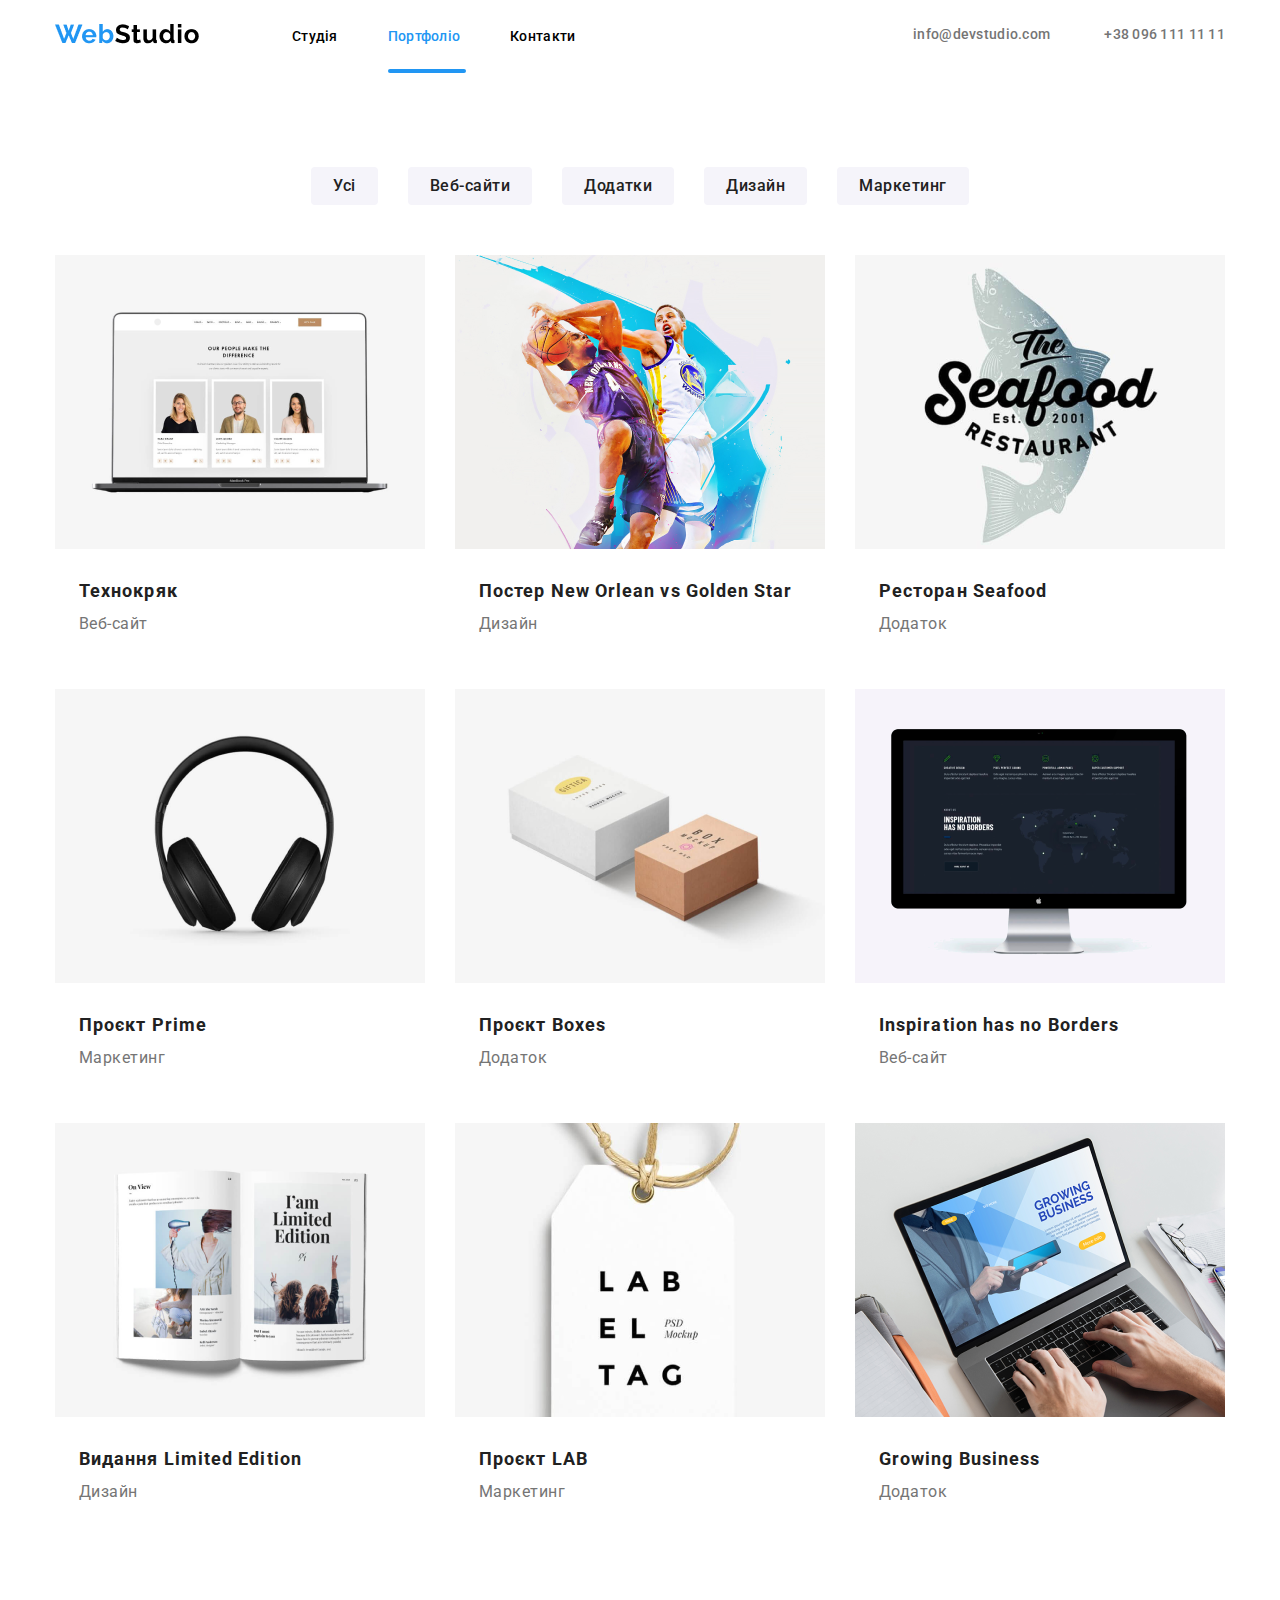
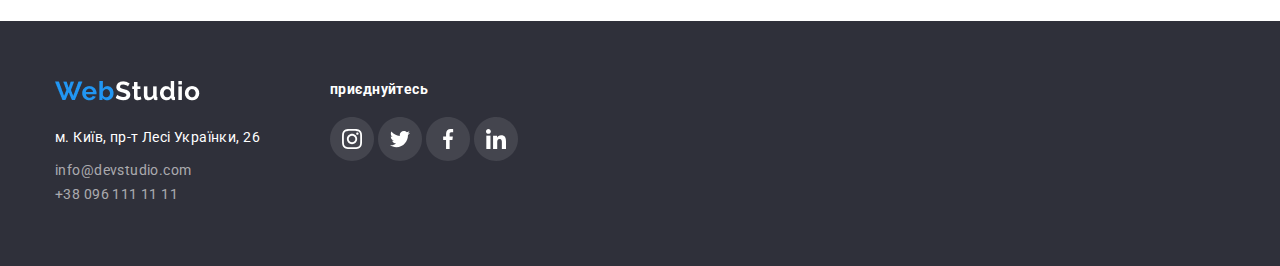
<file: pages/portfolio.html>
<!DOCTYPE html>
<html lang="en">

<head>
  <meta charset="UTF-8">
  <meta name="viewport" content="width=device-width, initial-scale=1.0">
  <title>Портфоліо</title>
  <link rel="stylesheet" href="./css/portfolio.css">
</head>

<body>
  <header class="header">
    <div class="header_container">
      <div class="header_left--side">
        <a href="#"><img class="header_left--image" src="./portfolioImages/WebStudio.png" alt="WebStudio" /></a>
        <ul class="header_navigation">
          <li class="header_navigation--items"><a href="../index.html">Студія</a></li>
          <li class="header_navigation--items"><a href="#">Портфоліо</a></li>
          <li class="header_navigation--items"><a href="#">Контакти</a></li>
        </ul>
      </div>
      <div class="header_right--side">
        <address>
          <a class="header_right--link" href="mailto:info@devstudio.com">info@devstudio.com</a>
          <a class="header_right--link" href="tel:+380961111111">+38 096 111 11 11</a>
        </address>
      </div>
    </div>
  </header>
  <main class="main">
    <div class="main_container">
      <div class="main_navigation">
        <a href="#" class="main_link">Усі</a>
        <a href="#" class="main_link">Веб-сайти</a>
        <a href="#" class="main_link">Додатки</a>
        <a href="#" class="main_link">Дизайн</a>
        <a href="#" class="main_link">Маркетинг</a>
      </div>
      <section class="main_second--section">
        <div class="main_second--line">
          <div class="card">
            <img src="./portfolioImages/img.png" alt="card_1">
            <h5 class="card_title">Технокряк</h5>
            <p class="card_text">Веб-сайт</p>
            <div class="card_hover">
              <p class="card_hover--text">
                Ресурс пропонує комплексні пропозиції з різним рівнем функціоналу та сервісів. Все це дозволить відвідувачу отримати
                вичерпні відомості про компанію чи приватну особу.
              </p>
            </div>
          </div>
          <div class="card">
            <img src="./portfolioImages/img(1).png" alt="card2">
            <h5 class="card_title">Постер New Orlean vs Golden Star</h5>
            <p class="card_text">Дизайн</p>
            <div class="card_hover">
              <p class="card_hover--text">
                Ресурс пропонує комплексні пропозиції з різним рівнем функціоналу та сервісів. Все це дозволить відвідувачу отримати
                вичерпні відомості про компанію чи приватну особу.
              </p>
            </div>
          </div>
          <div class="card">
            <img src="./portfolioImages/img(2).png" alt="card3">
            <h5 class="card_title">Ресторан Seafood</h5>
            <p class="card_text">Додаток</p>
            <div class="card_hover">
              <p class="card_hover--text">
                Ресурс пропонує комплексні пропозиції з різним рівнем функціоналу та сервісів. Все це дозволить відвідувачу отримати
                вичерпні відомості про компанію чи приватну особу.
              </p>
            </div>
          </div>
        </div>
        <div class="main_second--line">
          <div class="card">
            <img src="./portfolioImages/img(3).png" alt="card_1">
            <h5 class="card_title">Проєкт Prime</h5>
            <p class="card_text">Маркетинг</p>
            <div class="card_hover">
              <p class="card_hover--text">
                Ресурс пропонує комплексні пропозиції з різним рівнем функціоналу та сервісів. Все це дозволить відвідувачу отримати
                вичерпні відомості про компанію чи приватну особу.
              </p>
            </div>
          </div>
          <div class="card">
            <img src="./portfolioImages/img(4).png" alt="card2">
            <h5 class="card_title">Проєкт Boxes</h5>
            <p class="card_text">Додаток</p>
            <div class="card_hover">
              <p class="card_hover--text">
                Ресурс пропонує комплексні пропозиції з різним рівнем функціоналу та сервісів. Все це дозволить відвідувачу отримати
                вичерпні відомості про компанію чи приватну особу.
              </p>
            </div>
          </div>
          <div class="card">
            <img src="./portfolioImages/img(5).png" alt="card3">
            <h5 class="card_title">Inspiration has no Borders</h5>
            <p class="card_text">Веб-сайт</p>
            <div class="card_hover">
              <p class="card_hover--text">
                Ресурс пропонує комплексні пропозиції з різним рівнем функціоналу та сервісів. Все це дозволить відвідувачу отримати
                вичерпні відомості про компанію чи приватну особу.
              </p>
            </div>
          </div>
        </div>
        <div class="main_second--line">
          <div class="card">
            <img src="./portfolioImages/img(6).png" alt="card_1">
            <h5 class="card_title">Видання Limited Edition</h5>
            <p class="card_text">Дизайн</p>
            <div class="card_hover">
              <p class="card_hover--text">
                Ресурс пропонує комплексні пропозиції з різним рівнем функціоналу та сервісів. Все це дозволить відвідувачу отримати
                вичерпні відомості про компанію чи приватну особу.
              </p>
            </div>
          </div>
          <div class="card">
            <img src="./portfolioImages/img(7).png" alt="card2">
            <h5 class="card_title">Проєкт LAB</h5>
            <p class="card_text">Маркетинг</p>
            <div class="card_hover">
              <p class="card_hover--text">
                Ресурс пропонує комплексні пропозиції з різним рівнем функціоналу та сервісів. Все це дозволить відвідувачу отримати
                вичерпні відомості про компанію чи приватну особу.
              </p>
            </div>
          </div>
          <div class="card">
            <img src="./portfolioImages/img(8).png" alt="card3">
            <h5 class="card_title">Growing Business</h5>
            <p class="card_text">Додаток</p>
            <div class="card_hover">
              <p class="card_hover--text">
                Ресурс пропонує комплексні пропозиції з різним рівнем функціоналу та сервісів. Все це дозволить відвідувачу отримати
                вичерпні відомості про компанію чи приватну особу.
              </p>
            </div>
          </div>
        </div>
      </section>
    </div>
  </main>
  <footer>
    <section class="footer_section">
      <div class="footer_container">
        <div class="footer_first">
          <img src="../pages/portfolioImages/WebStudio-Footer.png" alt="footer_logo" />
          <address>
            <p class="footer_address">м. Київ, пр-т Лесі Українки, 26</p>
            <a class="footer_contact" href="mailto:info@devstudio.com">info@devstudio.com</a>
            <a class="footer_contact" href="tel:+380961111111">+38 096 111 11 11</a>
          </address>
        </div>
        <div class="footer_second">
          <h6 class="footer_second--title">приєднуйтесь</h6>
          <div class="card_socials">
            <svg width="44" height="44" viewBox="0 0 44 44" fill="none" xmlns="http://www.w3.org/2000/svg">
              <path
                d="M44 21.9999C44 28.0751 41.5376 33.5751 37.5564 37.5563C33.5751 41.5375 28.0751 43.9999 22 43.9999C15.9249 43.9999 10.4249 41.5375 6.44365 37.5563C2.46243 33.5751 0 28.0751 0 21.9999C0 15.9248 2.46243 10.4248 6.44365 6.44359C10.4249 2.46237 15.9249 -6.10352e-05 22 -6.10352e-05C28.0751 -6.10352e-05 33.5751 2.46237 37.5564 6.44359C41.5376 10.4248 44 15.9248 44 21.9999Z"
                fill="#FFFFFF1A" />
              <g clip-path="url(#clip0_11_3173)">
                <path
                  d="M31.9804 17.8801C31.9336 16.8174 31.7617 16.0868 31.5156 15.4537C31.2616 14.7818 30.8709 14.1801 30.359 13.68C29.8589 13.1721 29.2533 12.7774 28.5891 12.5274C27.9524 12.2813 27.2256 12.1094 26.163 12.0626C25.0924 12.0118 24.7525 12 22.0371 12C19.3217 12 18.9818 12.0118 17.9152 12.0586C16.8525 12.1055 16.1219 12.2775 15.489 12.5235C14.8169 12.7774 14.2153 13.1681 13.7152 13.68C13.2073 14.1801 12.8127 14.7857 12.5626 15.4499C12.3164 16.0868 12.1446 16.8134 12.0977 17.8761C12.0469 18.9467 12.0352 19.2866 12.0352 22.002C12.0352 24.7173 12.0469 25.0572 12.0938 26.1239C12.1406 27.1865 12.3126 27.9171 12.5588 28.5502C12.8127 29.2221 13.2073 29.8238 13.7152 30.3239C14.2153 30.8318 14.8209 31.2265 15.4851 31.4765C16.1219 31.7226 16.8486 31.8945 17.9114 31.9413C18.9779 31.9883 19.3179 31.9999 22.0333 31.9999C24.7487 31.9999 25.0885 31.9883 26.1552 31.9413C27.2179 31.8945 27.9484 31.7226 28.5813 31.4765C29.9254 30.9568 30.9881 29.8941 31.5078 28.5502C31.7538 27.9133 31.9258 27.1865 31.9727 26.1239C32.0195 25.0572 32.0313 24.7173 32.0313 22.002C32.0313 19.2866 32.0273 18.9467 31.9804 17.8801ZM30.1794 26.0457C30.1364 27.0225 29.9723 27.5499 29.8356 27.9015C29.4995 28.7728 28.808 29.4643 27.9367 29.8004C27.5851 29.9372 27.0538 30.1012 26.0809 30.1441C25.026 30.1911 24.7096 30.2027 22.0411 30.2027C19.3726 30.2027 19.0522 30.1911 18.0011 30.1441C17.0244 30.1012 16.4969 29.9372 16.1453 29.8004C15.7117 29.6402 15.317 29.3862 14.9967 29.0541C14.6646 28.7298 14.4106 28.3391 14.2504 27.9055C14.1137 27.5539 13.9496 27.0225 13.9067 26.0497C13.8597 24.9948 13.8481 24.6783 13.8481 22.0097C13.8481 19.3412 13.8597 19.0209 13.9067 17.9699C13.9496 16.9932 14.1137 16.4657 14.2504 16.1141C14.4106 15.6804 14.6646 15.2859 15.0007 14.9654C15.3248 14.6333 15.7155 14.3793 16.1493 14.2192C16.5009 14.0825 17.0323 13.9184 18.0051 13.8754C19.06 13.8285 19.3765 13.8168 22.0449 13.8168C24.7174 13.8168 25.0337 13.8285 26.0848 13.8754C27.0616 13.9184 27.589 14.0825 27.9407 14.2192C28.3742 14.3793 28.7689 14.6333 29.0893 14.9654C29.4213 15.2897 29.6753 15.6804 29.8356 16.1141C29.9723 16.4657 30.1364 16.997 30.1794 17.9699C30.2263 19.0248 30.238 19.3412 30.238 22.0097C30.238 24.6783 30.2263 24.9908 30.1794 26.0457Z"
                  fill="#AFB1B8" />
                <path
                  d="M22.0371 16.8642C19.2007 16.8642 16.8994 19.1654 16.8994 22.0019C16.8994 24.8385 19.2007 27.1396 22.0371 27.1396C24.8737 27.1396 27.1749 24.8385 27.1749 22.0019C27.1749 19.1654 24.8737 16.8642 22.0371 16.8642ZM22.0371 25.3346C20.197 25.3346 18.7044 23.8422 18.7044 22.0019C18.7044 20.1617 20.197 18.6692 22.0371 18.6692C23.8774 18.6692 25.3698 20.1617 25.3698 22.0019C25.3698 23.8422 23.8774 25.3346 22.0371 25.3346Z"
                  fill="#AFB1B8" />
                <path
                  d="M28.5775 16.6611C28.5775 17.3235 28.0404 17.8605 27.3779 17.8605C26.7155 17.8605 26.1785 17.3235 26.1785 16.6611C26.1785 15.9986 26.7155 15.4617 27.3779 15.4617C28.0404 15.4617 28.5775 15.9986 28.5775 16.6611Z"
                  fill="#AFB1B8" />
              </g>
              <defs>
                <clipPath id="clip0_11_3173">
                  <rect width="20" height="20" fill="white" transform="translate(12 12)" />
                </clipPath>
              </defs>
            </svg>
            <svg width="44" height="44" viewBox="0 0 44 44" fill="none" xmlns="http://www.w3.org/2000/svg">
              <path
                d="M44 21.9999C44 28.0751 41.5376 33.5751 37.5564 37.5563C33.5751 41.5375 28.0751 43.9999 22 43.9999C15.9249 43.9999 10.4249 41.5375 6.44365 37.5563C2.46243 33.5751 0 28.0751 0 21.9999C0 15.9248 2.46243 10.4248 6.44365 6.44359C10.4249 2.46237 15.9249 -6.10352e-05 22 -6.10352e-05C28.0751 -6.10352e-05 33.5751 2.46237 37.5564 6.44359C41.5376 10.4248 44 15.9248 44 21.9999Z"
                fill="#FFFFFF1A" />
              <g clip-path="url(#clip0_11_3139)">
                <path
                  d="M32 15.7988C31.2563 16.125 30.4637 16.3412 29.6375 16.4462C30.4875 15.9388 31.1363 15.1412 31.4412 14.18C30.6488 14.6525 29.7738 14.9863 28.8412 15.1725C28.0887 14.3713 27.0162 13.875 25.8462 13.875C23.5763 13.875 21.7487 15.7175 21.7487 17.9763C21.7487 18.3012 21.7762 18.6137 21.8438 18.9112C18.435 18.745 15.4188 17.1113 13.3925 14.6225C13.0387 15.2363 12.8313 15.9388 12.8313 16.695C12.8313 18.115 13.5625 19.3737 14.6525 20.1025C13.9937 20.09 13.3475 19.8988 12.8 19.5975C12.8 19.61 12.8 19.6262 12.8 19.6425C12.8 21.635 14.2212 23.29 16.085 23.6712C15.7512 23.7625 15.3875 23.8062 15.01 23.8062C14.7475 23.8062 14.4825 23.7913 14.2337 23.7362C14.765 25.36 16.2725 26.5538 18.065 26.5925C16.67 27.6838 14.8988 28.3412 12.9813 28.3412C12.645 28.3412 12.3225 28.3263 12 28.285C13.8162 29.4563 15.9688 30.125 18.29 30.125C25.835 30.125 29.96 23.875 29.96 18.4575C29.96 18.2762 29.9538 18.1013 29.945 17.9275C30.7588 17.35 31.4425 16.6288 32 15.7988Z"
                  fill="#AFB1B8" />
              </g>
              <defs>
                <clipPath id="clip0_11_3139">
                  <rect width="20" height="20" fill="white" transform="translate(12 12)" />
                </clipPath>
              </defs>
            </svg>
            <svg width="44" height="44" viewBox="0 0 44 44" fill="none" xmlns="http://www.w3.org/2000/svg">
              <path
                d="M44 21.9999C44 28.0751 41.5376 33.5751 37.5564 37.5563C33.5751 41.5375 28.0751 43.9999 22 43.9999C15.9249 43.9999 10.4249 41.5375 6.44365 37.5563C2.46243 33.5751 0 28.0751 0 21.9999C0 15.9248 2.46243 10.4248 6.44365 6.44359C10.4249 2.46237 15.9249 -6.10352e-05 22 -6.10352e-05C28.0751 -6.10352e-05 33.5751 2.46237 37.5564 6.44359C41.5376 10.4248 44 15.9248 44 21.9999Z"
                fill="#FFFFFF1A" />
              <g clip-path="url(#clip0_11_3135)">
                <path
                  d="M25.3309 15.3208H27.1567V12.1408C26.8417 12.0975 25.7584 12 24.4967 12C21.8642 12 20.0609 13.6558 20.0609 16.6992V19.5H17.1559V23.055H20.0609V32H23.6226V23.0558H26.4101L26.8526 19.5008H23.6217V17.0517C23.6226 16.0242 23.8992 15.3208 25.3309 15.3208Z"
                  fill="#AFB1B8" />
              </g>
              <defs>
                <clipPath id="clip0_11_3135">
                  <rect width="20" height="20" fill="white" transform="translate(12 12)" />
                </clipPath>
              </defs>
            </svg>
            <svg width="44" height="44" viewBox="0 0 44 44" fill="none" xmlns="http://www.w3.org/2000/svg">
              <path
                d="M44 21.9999C44 28.0751 41.5376 33.5751 37.5564 37.5563C33.5751 41.5375 28.0751 43.9999 22 43.9999C15.9249 43.9999 10.4249 41.5375 6.44365 37.5563C2.46243 33.5751 0 28.0751 0 21.9999C0 15.9248 2.46243 10.4248 6.44365 6.44359C10.4249 2.46237 15.9249 -6.10352e-05 22 -6.10352e-05C28.0751 -6.10352e-05 33.5751 2.46237 37.5564 6.44359C41.5376 10.4248 44 15.9248 44 21.9999Z"
                fill="#FFFFFF1A" />
              <g clip-path="url(#clip0_11_3129)">
                <path
                  d="M31.9951 32V31.9992H32.0001V24.6642C32.0001 21.0759 31.2276 18.3117 27.0326 18.3117C25.0159 18.3117 23.6626 19.4184 23.1101 20.4675H23.0517V18.6467H19.0742V31.9992H23.2159V25.3875C23.2159 23.6467 23.5459 21.9634 25.7017 21.9634C27.8259 21.9634 27.8576 23.95 27.8576 25.4992V32H31.9951Z"
                  fill="#AFB1B8" />
                <path d="M12.33 18.6475H16.4766V32H12.33V18.6475Z" fill="#AFB1B8" />
                <path
                  d="M14.4017 12C13.0758 12 12 13.0758 12 14.4017C12 15.7275 13.0758 16.8258 14.4017 16.8258C15.7275 16.8258 16.8033 15.7275 16.8033 14.4017C16.8025 13.0758 15.7267 12 14.4017 12V12Z"
                  fill="#AFB1B8" />
              </g>
              <defs>
                <clipPath id="clip0_11_3129">
                  <rect width="20" height="20" fill="white" transform="translate(12 12)" />
                </clipPath>
              </defs>
            </svg>
          </div>
        </div>
      </div>
    </section>
  </footer>
</body>

</html>
</file>
<file: css/style.css>
@import url("https://fonts.googleapis.com/css2?family=Inter:wght@100..900&family=Roboto:ital,wght@0,100;0,300;0,400;0,500;0,700;0,900;1,100;1,300;1,400;1,500;1,700;1,900&display=swap");
@import url("./components/reset.css");
@import url("./components/header.css");
@import url("./components/main.css");
@import url("./components/footer.css");
@import url("./components/modal.css");
</file>
<file: pages/css/portfolio.css>
@import url("https://fonts.googleapis.com/css2?family=Inter:wght@100..900&family=Roboto:ital,wght@0,100;0,300;0,400;0,500;0,700;0,900;1,100;1,300;1,400;1,500;1,700;1,900&display=swap");
@import url("../css/components/reset.css");
@import url("../css/components/header.css");
@import url("../css/components/main.css");
@import url("../css/components/footer.css");
</file>
